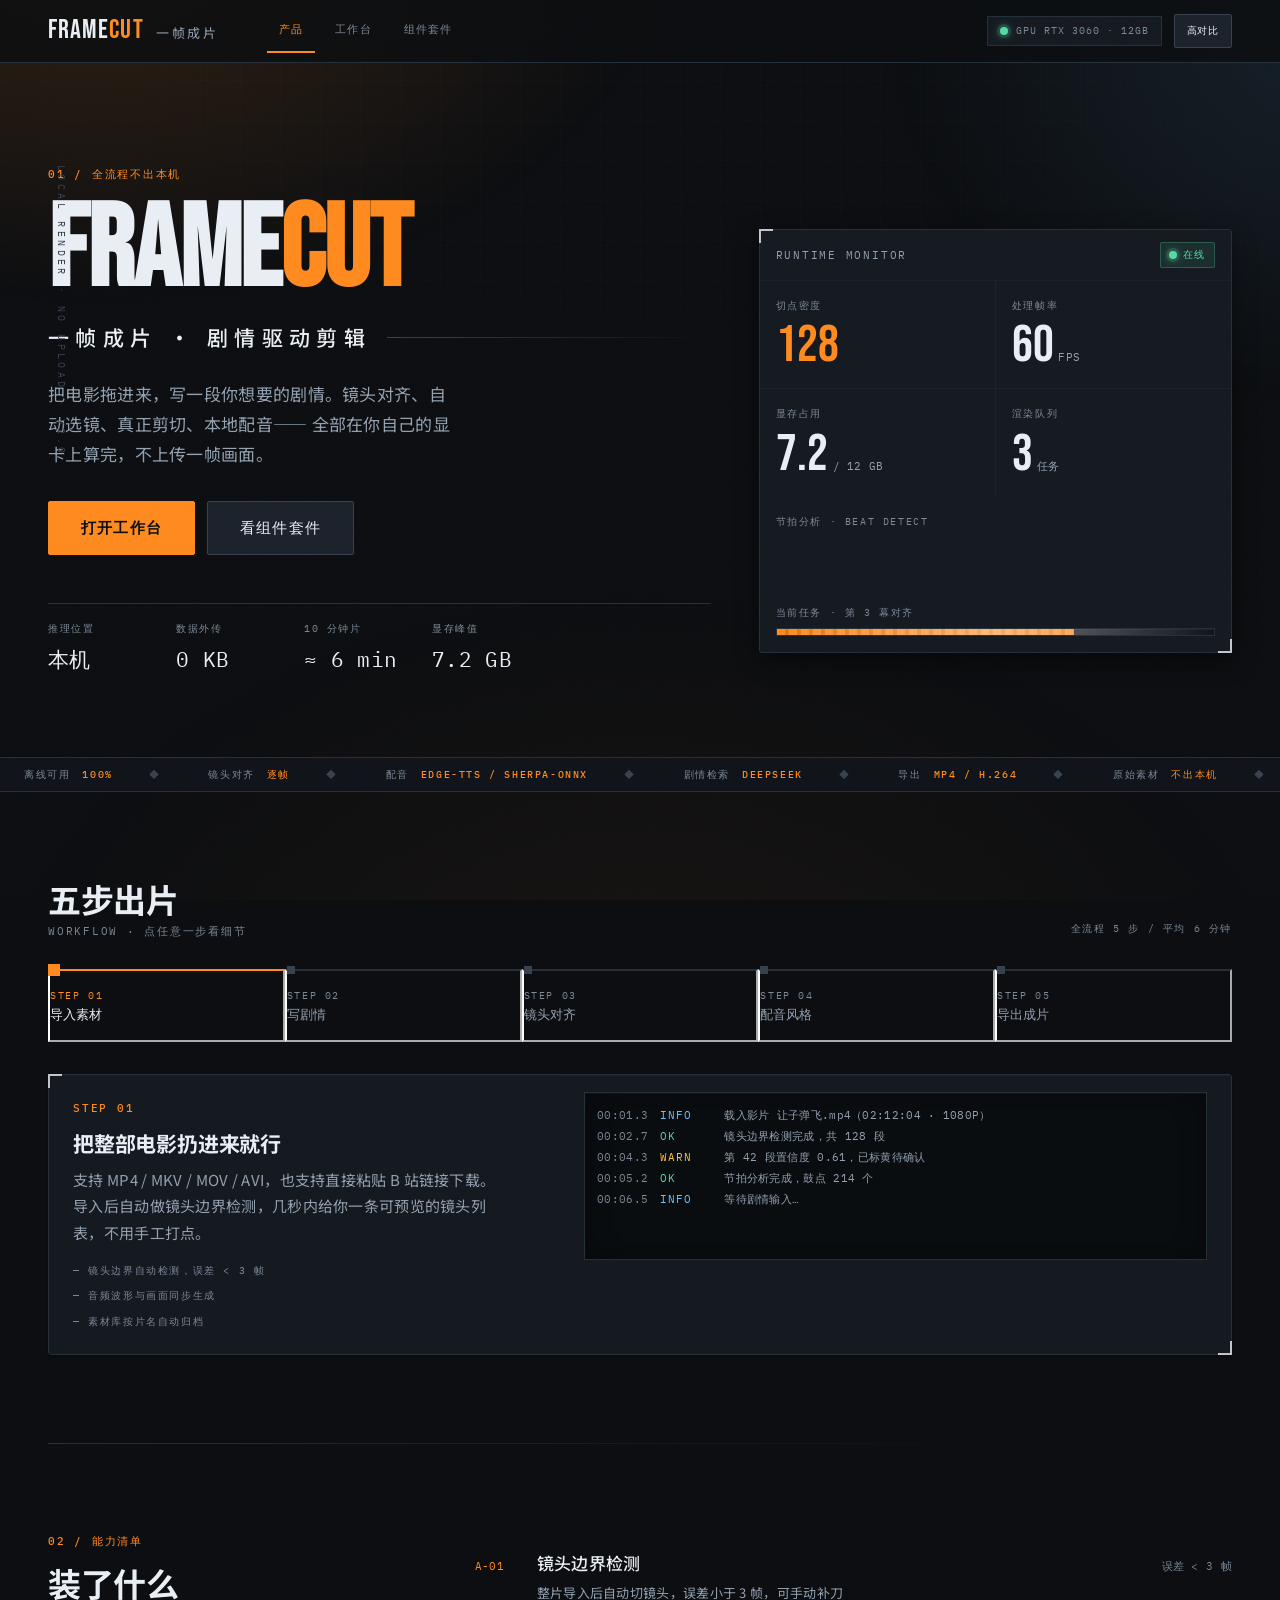
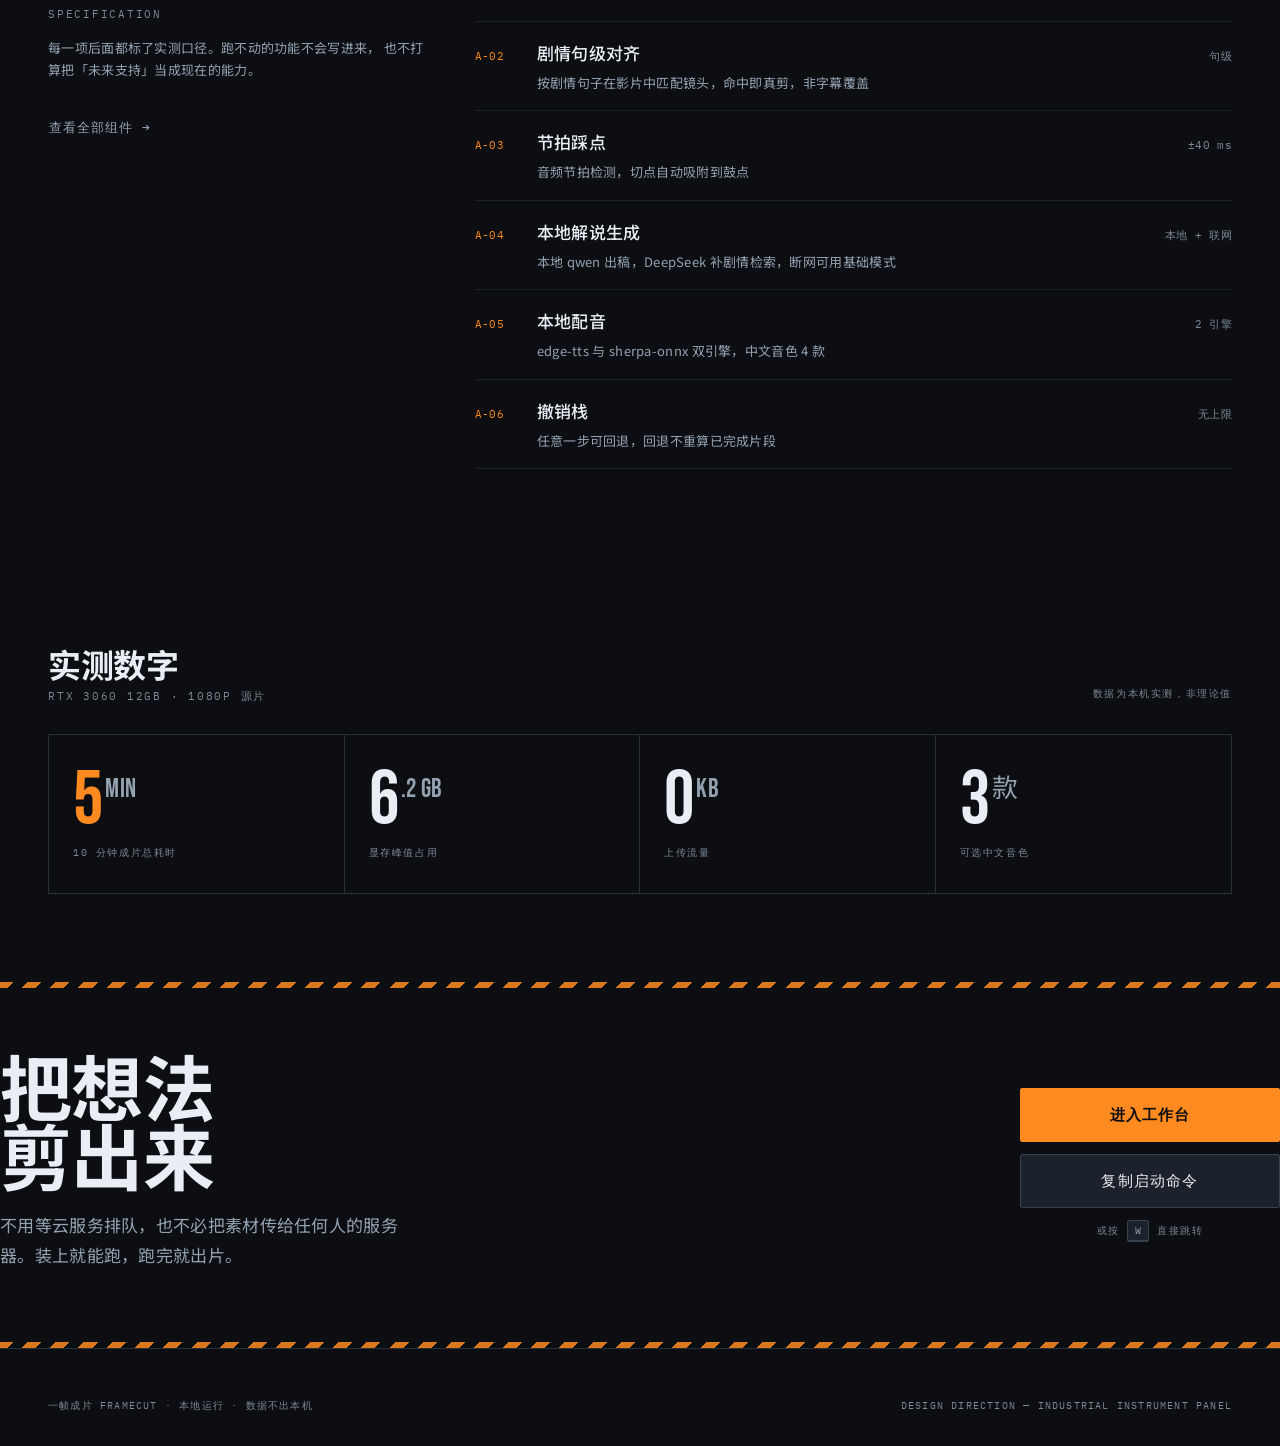
<file: ui-lab/index.html>
<!DOCTYPE html>
<html lang="zh-CN" data-page-node-id="4yy0RvGHPzyzL2CqkxYeFQ">
<head data-page-node-id="A33f5cp1glE5fCTMJxOhhx">
<meta charset="utf-8" data-page-node-id="VxdH8xUFSdRWrmvhHyGDVg">
<meta name="viewport" content="width=device-width, initial-scale=1" data-page-node-id="VQ0yXpbUZnFHll8RkXCiMy">
<title>一帧成片 · FrameCut — 本地 AI 剧情剪辑工作台</title>
<meta name="description" content="FrameCut 一帧成片：把电影拖进来，写一段剧情，本地显卡完成镜头对齐、自动选镜、剪切与配音。" data-page-node-id="LnOASlgR0AGad6Qbu0cKvX">

<!-- 字体：Bebas Neue（展示/仪表数字） + IBM Plex Mono（铭牌/读数） + Noto Sans SC（中文正文）
     三者分工明确：展示字不与正文抢戏，数字全部等宽不跳动 -->
<link rel="preconnect" href="https://fonts.googleapis.com" data-page-node-id="MHKTvcdivGA1mDBcu9B6fF">
<link rel="preconnect" href="https://fonts.gstatic.com" crossorigin data-page-node-id="QguyyFUry5zloDAuBGeRrH">
<link href="https://fonts.googleapis.com/css2?family=Bebas+Neue&family=IBM+Plex+Mono:wght@400;500;600&family=Noto+Sans+SC:wght@400;500;700;900&display=swap" rel="stylesheet" data-page-node-id="GUBrgndupDllO3zx1V4pYh">

<link rel="stylesheet" href="styles/tokens.css" data-page-node-id="RnUjGWxHZTzvNnl1REk3NE">
<link rel="stylesheet" href="styles/base.css" data-page-node-id="7FE2WIPnNF22eX4ca9lAng">
<link rel="stylesheet" href="styles/components.css" data-page-node-id="oQBq0sRL1s1bCclepyEv0O">
<link rel="stylesheet" href="styles/pages.css" data-page-node-id="0OHjPlmczHjav8Z5aXu7yt">
</head>
<body data-page-node-id="sVqf1jgueRX1QZLbL00Smv">
<div class="grain" aria-hidden="true" data-page-node-id="TzcNbykC4vE3qUnNEj8ZFL"></div>
<a class="skip-link" href="#main" data-page-node-id="iNaLU8HEHeoSXYnaxh3jsW">跳到主要内容</a>

<header class="topbar" data-page-node-id="WY1C0GuH4z3legX71FWGmr">
  <div class="shell topbar__in" data-page-node-id="JHqBbmRj2XA0J0r1MY8Vyz">
    <a class="brand" href="index.html" aria-label="一帧成片 FrameCut 首页" data-page-node-id="BxU2oOcqm4SeS0PTV5Y1F1">
      <span class="brand__mark" data-page-node-id="swvgC6rnVxrbFpcm5ygoaQ">FRAME<b data-page-node-id="Zm4dMqJqgHlfoH9rBsEwlB">CUT</b></span>
      <span class="brand__cn" data-page-node-id="CJec0464N15Bv1Lax4EVJL">一帧成片</span>
    </a>

    <nav class="topnav" aria-label="主导航" data-page-node-id="zsIekVu29qrDPP1W8OQ1k0">
      <a href="index.html" aria-current="page" data-page-node-id="4EsrXW9DpVcKCsGerr5La4">产品</a>
      <a href="workbench.html" data-page-node-id="5aTKKTv5RLSFZRPGx51hlc">工作台</a>
      <a href="kit.html" data-page-node-id="aYchb1tlqzEhKLCCB7gF9E">组件套件</a>
    </nav>

    <div class="topbar__right" data-page-node-id="mu3GHQX47QwXgQwe0nf9Fq">
      <div class="statusline" data-page-node-id="9ybHJ5KWA6XGFiSugFjD9E">
        <span class="lamp lamp--ok" aria-hidden="true" data-page-node-id="RGojiQHGZnEsNWlN5PbQ87"></span>
        <span data-page-node-id="eRqjj4SaHBy3qv0w42IjRj">GPU RTX 3060 · 12GB</span>
      </div>
      <button class="btn btn--sm" id="contrastBtn" type="button" aria-pressed="false" data-page-node-id="zz0ucsHy4yXbpm2X97spoo">高对比</button>
    </div>
  </div>
</header>

<main id="main" class="page" data-page-node-id="FL63dABUD8ATJUPyek6hmY">

  <!-- ============ 首屏：7/5 非对称，右栏下压，竖排铭牌破格 ============ -->
  <div class="shell" data-page-node-id="tzAI47TobQoA30l734f4FD">
    <section class="hero" aria-labelledby="heroTitle" data-page-node-id="eDZiGCbDtOKCfWcpD2hfbK">
      <span class="hero__rail" aria-hidden="true" data-page-node-id="WxSalW1u1MdwRlMnr8UbqQ">LOCAL RENDER · NO UPLOAD · v2.0</span>

      <div class="hero__left" data-page-node-id="0gSTOS5rgSXuNn45NIZEeq">
        <p class="eyebrow reveal" data-step="1" data-page-node-id="fqktTA3PkDa3STO0E1Jjra">01 / 全流程不出本机</p>

        <h1 class="hero__title reveal" id="heroTitle" data-step="2" data-page-node-id="sVMwDqzSsKlFDO3vUonyGM">
          FRAME<b class="accent" data-page-node-id="1vAmYNmQ6KljkPh7BFNfED">CUT</b>
        </h1>

        <p class="hero__cn reveal" data-step="3" data-page-node-id="EwQS5MKERXMgp2tfF8jCuM">一帧成片 · 剧情驱动剪辑</p>

        <p class="lede hero__lede reveal" data-step="4" data-page-node-id="ot1oFK2PPArjhuaecjhgMM">
          把电影拖进来，写一段你想要的剧情。镜头对齐、自动选镜、真正剪切、本地配音——
          全部在你自己的显卡上算完，不上传一帧画面。
        </p>

        <div class="hero__actions reveal" data-step="5" data-page-node-id="53BX5qC4acaqroLhYH36X0">
          <a class="btn btn--primary btn--lg" href="workbench.html" data-page-node-id="urSJLcRYkDwrlURyFuZ394">打开工作台</a>
          <a class="btn btn--lg" href="kit.html" data-page-node-id="uLfcVZOHQCDbE82mvFuUBY">看组件套件</a>
        </div>

        <dl class="hero__strip reveal" data-step="6" data-page-node-id="H7rsbeKy3ZGEYCGWQgrloF">
          <div data-page-node-id="1kyG9ajdlBr4EEmc4z38Pg"><dt data-page-node-id="WwV1D23tZQl7ssLhMiJ5PK">推理位置</dt><dd data-page-node-id="XrgIKpx1irDmPdsMZNtN9N">本机</dd></div>
          <div data-page-node-id="Aev5DhUOYU3l5hKeO0LZZN"><dt data-page-node-id="sxqQAjleV9qAlsYlyDBRD8">数据外传</dt><dd data-page-node-id="YDAF7ZTupAlXQuCQyICDQ9">0 KB</dd></div>
          <div data-page-node-id="uORhOTxWvoAGwgzERg96HK"><dt data-page-node-id="eeisPojNTxyH15lcBPHMcI">10 分钟片</dt><dd data-page-node-id="7FuxYOuYzzbx08QHNZ6xff">≈ 6 min</dd></div>
          <div data-page-node-id="7X5kR3qfADhMk8MOiiRBQ5"><dt data-page-node-id="zSdcc1rTXEMu4YBJL5AIRS">显存峰值</dt><dd data-page-node-id="vQuM6ZtABl0RiDqtE60Lkk">7.2 GB</dd></div>
        </dl>
      </div>

      <!-- 右栏：仪表盘，整体下压制造错位，并让标题线压到它上方 -->
      <aside class="hero__panel reveal" data-step="4" aria-label="运行时监控" data-page-node-id="cEDnMrRQWWbQOZ1mNZvzrv">
        <div class="panel panel--bracket panel--raised" data-page-node-id="0XnIwAxBHgOBDpDeSkmDmG">
          <div class="panel__head" data-page-node-id="7m2TdCx8TeBHrIR5dLubDx">
            <span class="panel__title" data-page-node-id="V7FJpSumD4UEjRy3xZCBmW">Runtime Monitor</span>
            <span class="badge badge--ok" data-page-node-id="IsQGEgqIVlKaMf5P2OsBWf"><span class="lamp lamp--ok" aria-hidden="true" data-page-node-id="v66y31MU7rDinmdDvOELTZ"></span>在线</span>
          </div>
          <div class="panel__body panel__body--flush" data-page-node-id="WF42WhCH1gqLkReX1t9OsM">
            <div class="gauge" data-page-node-id="lsMhD8H2MiIb5ZDBbhcsVv">
              <div class="gauge__cell gauge__cell--accent" data-page-node-id="2KbsAXgYU7cEJ9JSDtRTDt">
                <div class="gauge__k" data-page-node-id="ATEtO1Y876BEGyzhi3gCNL">切点密度</div>
                <div class="gauge__v num" data-count="128" data-page-node-id="EBoguJxVZWpw0dxu1bQfkc">0</div>
              </div>
              <div class="gauge__cell" data-page-node-id="708Sz91iK0kKoh8s5z21qk">
                <div class="gauge__k" data-page-node-id="GWlmBGKg7QqFmA8Cr8fiBS">处理帧率</div>
                <div class="gauge__v num" data-count="60" data-page-node-id="0f5SWL1rDNzdHXGVY6z5yb">0<span class="gauge__u" data-page-node-id="ji3z1TSIz2xksOgHDq6unm">FPS</span></div>
              </div>
              <div class="gauge__cell" data-page-node-id="3bIgtjDIrCfWxlKL5g9St6">
                <div class="gauge__k" data-page-node-id="ihyOqffuO87BKVP7FtPHSI">显存占用</div>
                <div class="gauge__v num" data-page-node-id="jKzFXZxr9Ggf1YZMi8YGJh">7.2<span class="gauge__u" data-page-node-id="tobHnqeGgezfeC3Dsl1SY3">/ 12 GB</span></div>
              </div>
              <div class="gauge__cell" data-page-node-id="RsAA9AwFRMJQKSU3H6KAd7">
                <div class="gauge__k" data-page-node-id="Hd9xxxxSDu5LEv6mlDYVvY">渲染队列</div>
                <div class="gauge__v num" data-count="3" data-page-node-id="3INvmJKSHR8TkwSXvzALG4">0<span class="gauge__u" data-page-node-id="UHvOE6mWn2Eo5uYIrAyXBo">任务</span></div>
              </div>
            </div>

            <div style="padding: var(--s-4); display: grid; gap: var(--s-3);" data-page-node-id="X4msyqVIMpvzspj51Art0e">
              <div data-page-node-id="MTbxUe3VZde4UM1IU5C5Op">
                <div class="label" style="margin-bottom: 6px;" data-page-node-id="R5og0zy4u4vb2ZIGFVdVSC">节拍分析 · beat detect</div>
                <div class="wave" aria-hidden="true" data-page-node-id="VNmLXadIQNJ9cubY65A6Ff">
                  <span style="animation-delay:0ms" data-page-node-id="g2U9FaYvgDZ3UFQoZla0Gz"></span><span style="animation-delay:90ms" data-page-node-id="mDJuHUcQtpSUeDoFsi80Dn"></span>
                  <span style="animation-delay:180ms" data-page-node-id="Lct3WzLRxWWa9HxI1DTbJu"></span><span style="animation-delay:270ms" data-page-node-id="RWoX1OWLABR7OqtrNGANd9"></span>
                  <span style="animation-delay:360ms" data-page-node-id="AI4ZCFXdvVZrFPUnkIaAm7"></span><span style="animation-delay:450ms" data-page-node-id="CoAnlON2EWjDA0umNC5tmw"></span>
                  <span style="animation-delay:540ms" data-page-node-id="1V4H1YFuV3wBq4fZDKlGmC"></span><span style="animation-delay:630ms" data-page-node-id="HRzVQ2Vu4ERlB1JEkvLbcz"></span>
                  <span style="animation-delay:720ms" data-page-node-id="TP7Oq7Sm7zCBHgKodiUSuE"></span><span style="animation-delay:810ms" data-page-node-id="FPRJ4v1Q6Wvz3eC3GwxKHW"></span>
                  <span style="animation-delay:900ms" data-page-node-id="CmjfSribdrBSVHcE0Dx7hd"></span><span style="animation-delay:990ms" data-page-node-id="jWH9RcUEB1KT9YJ2xiK6xK"></span>
                </div>
              </div>
              <div data-page-node-id="om8EsIorAeFeFB8AQY7AGN">
                <div class="label" style="margin-bottom: 6px;" data-page-node-id="3U8WUc4HjpyCvF3FrNrhNZ">当前任务 · 第 3 幕对齐</div>
                <div class="progress" data-page-node-id="RFQiy7PdJxaydLMysLRjCS"><div class="progress__bar" style="width: 68%" data-page-node-id="D7uPogZzYHCL4Y1UqlaWAW"></div></div>
              </div>
            </div>
          </div>
        </div>
      </aside>
    </section>
  </div>

  <!-- 状态跑马灯：设备铭牌式信息条，悬停暂停 -->
  <div class="marquee" aria-hidden="true" data-page-node-id="KT9VM2m7D5pR0OgFWTCyyN">
    <div class="marquee__track" data-page-node-id="5YuarKaMa9bhEkcYfAuNDU">
      <span class="marquee__item" data-page-node-id="aclL4RVsMZDNQM9Sbj5324">离线可用 <b data-page-node-id="a3TcxOwKRePDSJRRjR4cvK">100%</b></span>
      <span class="marquee__item" data-page-node-id="U3yCASadSqA8wsgjusOUzP">镜头对齐 <b data-page-node-id="oD9ivyK9cj5EL2bOilDEhL">逐帧</b></span>
      <span class="marquee__item" data-page-node-id="LsnRgZzTTlQs0pVeeSOfFi">配音 <b data-page-node-id="LBDbKrks6ShOG5vBzJpWHV">edge-tts / sherpa-onnx</b></span>
      <span class="marquee__item" data-page-node-id="jXfE5vQmYg4ZPl8mIR7EpC">剧情检索 <b data-page-node-id="DykSxvvUDL9JX9CpQgZLse">DeepSeek</b></span>
      <span class="marquee__item" data-page-node-id="YBQ9mOOu4fi2le7T3H0gRy">导出 <b data-page-node-id="2O2sshFKeqkPH1tp7gRVjK">MP4 / H.264</b></span>
      <span class="marquee__item" data-page-node-id="sVbh0TyNwidMrA59qcHAMl">原始素材 <b data-page-node-id="gDRtxGeZwDIchMw6SgJTkS">不出本机</b></span>
      <span class="marquee__item" data-page-node-id="CWLmpIgDXukgOJ5cjMh4kD">离线可用 <b data-page-node-id="maAudVcRDR0orZRt5PllFU">100%</b></span>
      <span class="marquee__item" data-page-node-id="4GiFdqSd6hBzMQWkHCzS6m">镜头对齐 <b data-page-node-id="QVt860HcF10huehpGuoDjN">逐帧</b></span>
      <span class="marquee__item" data-page-node-id="mJoh4w4jVJrLU2QBH20gdq">配音 <b data-page-node-id="xEyiq0ZsG5F2kkcDMKqCqN">edge-tts / sherpa-onnx</b></span>
      <span class="marquee__item" data-page-node-id="qELxFP13xYuU2UEvNnwG0c">剧情检索 <b data-page-node-id="pWi0diIPdfG9ZwsYV13ry6">DeepSeek</b></span>
      <span class="marquee__item" data-page-node-id="f6anPLnnNnylqHCxEZOEg9">导出 <b data-page-node-id="YmuLJEfilOp3KIq1pKQXzu">MP4 / H.264</b></span>
      <span class="marquee__item" data-page-node-id="8PRKnBNN7yfuiNNcDPTkez">原始素材 <b data-page-node-id="kG7QfEuaF5AdhCKuqJ460O">不出本机</b></span>
    </div>
  </div>

  <!-- ============ 流程：一条带刻度的导轨 ============ -->
  <div class="shell" data-page-node-id="kFnlQxpprKuqNbmKsuMYeF">
    <section class="section" aria-labelledby="flowTitle" data-page-node-id="r1SS0fRLxwgDAGD3RLaCSc">
      <div class="section__head reveal" data-page-node-id="aH4NGNJvWkvz87RFCjLIEx">
        <h2 class="section__title" id="flowTitle" data-page-node-id="ya5y342Lh2BexRE4zc9AkC">
          五步出片
          <small data-page-node-id="1v7Chvku5iX6C3lDACWmSg">WORKFLOW · 点任意一步看细节</small>
        </h2>
        <p class="label" data-page-node-id="EOXSBztbZ6cSXLWGLqH3Vj">全流程 5 步 / 平均 6 分钟</p>
      </div>

      <div class="stepper" role="tablist" aria-label="剪辑流程" data-page-node-id="cV5AdgvVjVCkKnULZbAN22">
        <button class="step" role="tab" id="tab-1" aria-controls="panel-1" aria-selected="true" aria-current="step" data-flow="1" data-page-node-id="rj8MVKhAdkQfy45B9SdrDu">
          <span class="step__n" data-page-node-id="onPE2I9yEYFXelxHAoPYoF">STEP 01</span><span class="step__t" data-page-node-id="S8cFpZX1kMJm9N5g7jE456">导入素材</span>
        </button>
        <button class="step" role="tab" id="tab-2" aria-controls="panel-2" aria-selected="false" data-flow="2" data-page-node-id="mrUWKURA9ZUxWWEXHDDJoD">
          <span class="step__n" data-page-node-id="URmTDBXZBSBXu77oWgbSA3">STEP 02</span><span class="step__t" data-page-node-id="F7vzfflUd2IKKDRFYXmbMi">写剧情</span>
        </button>
        <button class="step" role="tab" id="tab-3" aria-controls="panel-3" aria-selected="false" data-flow="3" data-page-node-id="btxbgjeBnCTnyatPrxSFU5">
          <span class="step__n" data-page-node-id="nRnFrGLDN6YnHoGDBLZJdm">STEP 03</span><span class="step__t" data-page-node-id="p8Zqb4O5iE9YKeZ532Afrz">镜头对齐</span>
        </button>
        <button class="step" role="tab" id="tab-4" aria-controls="panel-4" aria-selected="false" data-flow="4" data-page-node-id="wngmaGV4JFZQNe2QDr10QM">
          <span class="step__n" data-page-node-id="KyHAcFkACZoLtqRU3as5Qo">STEP 04</span><span class="step__t" data-page-node-id="ypWYO0bAd8ENU13swUBLnn">配音风格</span>
        </button>
        <button class="step" role="tab" id="tab-5" aria-controls="panel-5" aria-selected="false" data-flow="5" data-page-node-id="xFNAuVnFeDBpbU25e98wem">
          <span class="step__n" data-page-node-id="IlWK7Ujm5NLD3GbwnN8pXB">STEP 05</span><span class="step__t" data-page-node-id="rCpZCqd5S9nx1HyMlCJEBJ">导出成片</span>
        </button>
      </div>

      <div class="flow reveal" data-page-node-id="86OdlOpqG6B0i6FTjfoit3">
        <div class="flow__detail panel panel--bracket" data-page-node-id="GOJN40xrl5dXedFotaq5Rq">
          <div class="panel__body" style="padding: var(--s-5);" data-page-node-id="kLZEpvPXiBaZjC2ALkizYD">
            <!-- 每个面板内容由 main.js 切换，此处为默认可见的第 1 步 -->
            <div class="flow-pane" id="panel-1" role="tabpanel" aria-labelledby="tab-1" tabindex="0" data-page-node-id="twiVtyQDWLtVCnedFXLbKD">
              <p class="eyebrow" data-page-node-id="73AN6RhVFdGCEIUMs6Gy92">STEP 01</p>
              <h3 style="margin: var(--s-3) 0;" data-page-node-id="ZaaGLM9lwfPjRyYPPYYhgF">把整部电影扔进来就行</h3>
              <p style="color: var(--c-muted);" data-page-node-id="vbGifwHI9hGVpOst26onDh">
                支持 MP4 / MKV / MOV / AVI，也支持直接粘贴 B 站链接下载。
                导入后自动做镜头边界检测，几秒内给你一条可预览的镜头列表，不用手工打点。
              </p>
              <ul style="margin-top: var(--s-4); display: grid; gap: var(--s-2);" data-page-node-id="rpALnJxsUW6EzMUqL0rYg4">
                <li class="label" data-page-node-id="mfUddwvd0GFIGmxDNNtVsY">— 镜头边界自动检测，误差 &lt; 3 帧</li>
                <li class="label" data-page-node-id="2QWgwvQNlFhBLJgikF6qYK">— 音频波形与画面同步生成</li>
                <li class="label" data-page-node-id="GQEIFGiAGoPjvCmxtLRUNA">— 素材库按片名自动归档</li>
              </ul>
            </div>

            <div class="flow-pane" id="panel-2" role="tabpanel" aria-labelledby="tab-2" tabindex="0" hidden data-page-node-id="cP1UyT2u7EZDQpWGjYyR6D">
              <p class="eyebrow" data-page-node-id="pv0q3dYjrZFC0LtbhgSOxp">STEP 02</p>
              <h3 style="margin: var(--s-3) 0;" data-page-node-id="jEEIEHvNlvfPSs8VvoBbhF">写你要讲的故事，不是写提示词</h3>
              <p style="color: var(--c-muted);" data-page-node-id="jim9zKWKNbjhukEg29IHkA">
                用大白话描述剧情走向即可。想不起来剧情时，点输入框旁的「查剧情」，
                由 DeepSeek 拉一份分幕摘要，你只管改。
              </p>
              <ul style="margin-top: var(--s-4); display: grid; gap: var(--s-2);" data-page-node-id="51hKUxu9iTUBEj94z8UH93">
                <li class="label" data-page-node-id="cRVba5CQCkaeb36aIO8rfl">— 一键拉剧情摘要，直接回填输入框</li>
                <li class="label" data-page-node-id="zEn2A6TwIWgIGMM9bCBJro">— 支持分幕 / 分镜两种粒度</li>
                <li class="label" data-page-node-id="273zgQnGcT0ByUhrC49iV9">— 常用风格可存为预设，下次一键复用</li>
              </ul>
            </div>

            <div class="flow-pane" id="panel-3" role="tabpanel" aria-labelledby="tab-3" tabindex="0" hidden data-page-node-id="MX5yjL1qOiHeFV2Gb7kviw">
              <p class="eyebrow" data-page-node-id="BuYWqEXFX942wcEFQO1xxv">STEP 03</p>
              <h3 style="margin: var(--s-3) 0;" data-page-node-id="d3lJFOfHxDIWMfdi3VdOxA">剧情和画面对上，才叫剪辑</h3>
              <p style="color: var(--c-muted);" data-page-node-id="716islC86jc0WzHdWiJTG7">
                按剧情句子去影片里找真正匹配的镜头，命中后是真的裁掉多余部分，
                不是只在上面盖一层字幕。没把握的地方会标黄，让你自己拍板。
              </p>
              <ul style="margin-top: var(--s-4); display: grid; gap: var(--s-2);" data-page-node-id="Sv8LzCUFMi0AiVJ3h3a9GF">
                <li class="label" data-page-node-id="sRhgrT2165Q0YmO4Nej2zu">— 句级对齐，可逐句微调入出点</li>
                <li class="label" data-page-node-id="7K0cxF6Z7MR7wXKxDQyGys">— 低置信度片段自动标黄待确认</li>
                <li class="label" data-page-node-id="9nKsl7dNL7Ut8yC4YZXoRk">— 撤销栈可回退到任意一步</li>
              </ul>
            </div>

            <div class="flow-pane" id="panel-4" role="tabpanel" aria-labelledby="tab-4" tabindex="0" hidden data-page-node-id="2Pd0nHQYCKMZ57pCGhCBUE">
              <p class="eyebrow" data-page-node-id="H0eKj0482FW3RzyV68KXRE">STEP 04</p>
              <h3 style="margin: var(--s-3) 0;" data-page-node-id="l6oLmGYam3MTxuDqsnd4a8">本地配音，两条线路随你切</h3>
              <p style="color: var(--c-muted);" data-page-node-id="Svj6domE1TMgkYpZnOlSXC">
                edge-tts 出手快，sherpa-onnx 断网也能跑，两条都在本机。
                音色、语速、情绪强度拖滑块调，一遍不满意就再生成一遍。
              </p>
              <ul style="margin-top: var(--s-4); display: grid; gap: var(--s-2);" data-page-node-id="cA5OW1QeZhhNsI0LmxcMx6">
                <li class="label" data-page-node-id="Od907SEqO81WFzm3wvxnRg">— 中文音色：晓晓 / 云希 / 云扬 / 华研女声</li>
                <li class="label" data-page-node-id="m0NgCJR3z0GAHEPkdBrrT1">— 语速 0.6× – 2.0×，情绪强度 5 档</li>
                <li class="label" data-page-node-id="drgU3YDSeL5C9VSS8CA3Ci">— 失败自动重试并写进日志</li>
              </ul>
            </div>

            <div class="flow-pane" id="panel-5" role="tabpanel" aria-labelledby="tab-5" tabindex="0" hidden data-page-node-id="X35BcCzSkjmqpA8xCb54Y9">
              <p class="eyebrow" data-page-node-id="6Ks4qBjrEN800JI3wR5Jyy">STEP 05</p>
              <h3 style="margin: var(--s-3) 0;" data-page-node-id="lKtnVSeHXqMHftI3wAoGKy">字幕烧不烧，你说了算</h3>
              <p style="color: var(--c-muted);" data-page-node-id="bJjUfeuHmRoZVkCoI6mp0R">
                硬字幕烧进画面，或另存一份 SRT 自己压。分辨率、码率、帧率逐个可调，
                导出队列能排着走，出完自动弹提醒。
              </p>
              <ul style="margin-top: var(--s-4); display: grid; gap: var(--s-2);" data-page-node-id="DPHMVviHGktxbWMe5CzpKf">
                <li class="label" data-page-node-id="ocIlflpT7hR1U8Fie6NVK3">— 720P / 1080P / 2K / 4K</li>
                <li class="label" data-page-node-id="BDw2uE8l5DFqDEA7zNHFKZ">— 独立 SRT 轨道导出</li>
                <li class="label" data-page-node-id="vCz85Fkye9iJL4u4G7bmDw">— 队列串行渲染，不抢显存</li>
              </ul>
            </div>
          </div>

          <div class="panel__body panel__body--flush" style="border-top: var(--hair) solid var(--c-border-soft); padding: var(--s-4) var(--s-5);" data-page-node-id="pDtQnZRXqfKCdcOhkK2XEY">
            <div class="console" id="flowConsole" aria-live="polite" aria-label="流程日志" data-page-node-id="Q2Gdm2DabIr559akLTknjm"></div>
          </div>
        </div>
      </div>
    </section>

    <hr class="rule" data-page-node-id="l7z901wIRR2CQqwfybPQQg">

    <!-- ============ 能力：铭牌式规格表，不是三张卡 ============ -->
    <section class="section specs" aria-labelledby="specTitle" data-page-node-id="GyFvDweFxTsG73x5Tjmg3k">
      <div class="specs__note reveal" data-page-node-id="EF2cUHEXkFGRSDGZyTV93q">
        <p class="eyebrow" data-page-node-id="HaiNPVp7wDkbr867N4tFAd">02 / 能力清单</p>
        <h2 class="section__title" id="specTitle" style="margin-top: var(--s-3);" data-page-node-id="WItB50r7sR97KCmizSAfJ4">
          装了什么
          <small data-page-node-id="MCctbRjIU1iQAM3Q7OscKy">SPECIFICATION</small>
        </h2>
        <p style="color: var(--c-muted); margin-top: var(--s-4); font-size: var(--fs-sm);" data-page-node-id="9wL9zHuELfTD7KEk22Meua">
          每一项后面都标了实测口径。跑不动的功能不会写进来，
          也不打算把「未来支持」当成现在的能力。
        </p>
        <a class="btn btn--ghost" href="kit.html" style="margin-top: var(--s-5); padding-left: 0;" data-page-node-id="bSJMqz01qWYNyxICar3bh6">查看全部组件 →</a>
      </div>

      <div class="specs__list reveal" data-step="2" data-page-node-id="HHlTnA88dm1esU5TLybAxh">
        <div class="specs__row" data-page-node-id="P8lIfsGujMnMHaR55Po1gn">
          <span class="n" data-page-node-id="vQxvM4k0rH8OWyu1hG7znq">A-01</span>
          <div data-page-node-id="nFlen4GtQH42af3kscB9xR"><div class="t" data-page-node-id="1Jt6EffNEWFELcqV8WZyF7">镜头边界检测</div><div class="d" data-page-node-id="dEODUGYBht5Dseg5l7C6gB">整片导入后自动切镜头，误差小于 3 帧，可手动补刀</div></div>
          <span class="v" data-page-node-id="4iUEK5Sg1IFcVnUOUoGS8J">误差 &lt; 3 帧</span>
        </div>
        <div class="specs__row" data-page-node-id="0z4rqo2r08NJOkQqY286IS">
          <span class="n" data-page-node-id="6RQV8lr6UK5jFUdFREeoFT">A-02</span>
          <div data-page-node-id="QcjGqCH64BaoZnMyrKHwxn"><div class="t" data-page-node-id="WmDzs1hHHD5Pt2RmWfBfO6">剧情句级对齐</div><div class="d" data-page-node-id="2ybejwWtalJm53FQTfGT4B">按剧情句子在影片中匹配镜头，命中即真剪，非字幕覆盖</div></div>
          <span class="v" data-page-node-id="8HhGznXwXRea8wXSdBNZX4">句级</span>
        </div>
        <div class="specs__row" data-page-node-id="8objtrBcNurOizYFNIAjOd">
          <span class="n" data-page-node-id="GyKH2HvdZgR0qRtUGgqzCl">A-03</span>
          <div data-page-node-id="4VyWXmuV1AmGZEnJnuxkzE"><div class="t" data-page-node-id="kl3pMp9dkBiZLlxeKa869W">节拍踩点</div><div class="d" data-page-node-id="OiFyHbU0yEjSAX14KPq7bc">音频节拍检测，切点自动吸附到鼓点</div></div>
          <span class="v" data-page-node-id="XxXKhpl6MErM4yl7vtE9o1">±40 ms</span>
        </div>
        <div class="specs__row" data-page-node-id="PB5eXdrfDuf8DZw6S9uOmJ">
          <span class="n" data-page-node-id="SnrXV0fD0gTvN2w499TMhR">A-04</span>
          <div data-page-node-id="vChSJG42cgrCP5mQnxJjck"><div class="t" data-page-node-id="4y2Jh8sAiSAt7Pe89U7Sep">本地解说生成</div><div class="d" data-page-node-id="tPyVNzVNbwA59h0bP6W2jC">本地 qwen 出稿，DeepSeek 补剧情检索，断网可用基础模式</div></div>
          <span class="v" data-page-node-id="tOqfsD6kRnXotWM9tnsJIE">本地 + 联网</span>
        </div>
        <div class="specs__row" data-page-node-id="ESzrFivZiBn1g3nTMVlgzM">
          <span class="n" data-page-node-id="y2Wt5M3Ua11ynTOZf0HCei">A-05</span>
          <div data-page-node-id="bf3KRdWj7NyNB0rqtALRgF"><div class="t" data-page-node-id="CMXv2YSjdcC3zYi62LNC8r">本地配音</div><div class="d" data-page-node-id="dqo7FXWCqoSTzuG6pmbNLW">edge-tts 与 sherpa-onnx 双引擎，中文音色 4 款</div></div>
          <span class="v" data-page-node-id="5gbZ9TNEVqPOgJIG3rsWwp">2 引擎</span>
        </div>
        <div class="specs__row" data-page-node-id="3qZh50wTTd6Sur0YUu6xFs">
          <span class="n" data-page-node-id="EVoeBm9IzEFpG39hyuwQVS">A-06</span>
          <div data-page-node-id="N9oCPzY2ddCQKiuganXArv"><div class="t" data-page-node-id="QAjfjBZf8OF0wyK078KFAA">撤销栈</div><div class="d" data-page-node-id="TUHYIU2rrZa5bkuAHeTKOF">任意一步可回退，回退不重算已完成片段</div></div>
          <span class="v" data-page-node-id="ZIRi1xnEB5t3FXBdMvhwz1">无上限</span>
        </div>
      </div>
    </section>
  </div>

  <!-- ============ 实测读数：数字压住分隔线 ============ -->
  <div class="shell" data-page-node-id="RsrdvxkPbDEkpHnXgXTUl4">
    <section class="section" aria-labelledby="numTitle" data-page-node-id="W0DYvYtShUPFBklolIaZID">
      <div class="section__head reveal" data-page-node-id="81mklG51vcJTSYuZYNmj6S">
        <h2 class="section__title" id="numTitle" data-page-node-id="3sKJWCiAevmpq6ey8NgRpA">
          实测数字
          <small data-page-node-id="9DxVQTCMAkvrFsRX3c8JNf">RTX 3060 12GB · 1080P 源片</small>
        </h2>
        <p class="label" data-page-node-id="8rS9MQE3oaLQ6HqPlTAZoR">数据为本机实测，非理论值</p>
      </div>
      <div class="metrics reveal" data-step="2" data-page-node-id="FTlSkCoPAmsS7UZQqWD0am">
        <div class="metric metric--hot" data-page-node-id="igrtJkYkQBzD6es3eJibAO">
          <div class="metric__v num" data-count="6" data-page-node-id="BomhDpTUrUQuXephvuMP95">0<sup data-page-node-id="SOETeoLL8Wz4Pc4BoKDpvi">min</sup></div>
          <div class="metric__k" data-page-node-id="8Wf1HRDXHmz2WN5EM0uHtl">10 分钟成片总耗时</div>
        </div>
        <div class="metric" data-page-node-id="ZrSw9O9R65OdIjXfkCFuDS">
          <div class="metric__v num" data-count="7" data-page-node-id="rBwpRTGG9U3YubExnY4bfw">0<sup data-page-node-id="7ed1xynpfAW1LfvHkEq8Eh">.2 GB</sup></div>
          <div class="metric__k" data-page-node-id="wJPNepBbDM6X6LZefO93Ey">显存峰值占用</div>
        </div>
        <div class="metric" data-page-node-id="0dQT02Azy5tmUlCh2w75wk">
          <div class="metric__v num" data-count="0" data-page-node-id="3211s8eDqI7TmbIa3lkTL5">0<sup data-page-node-id="UnQpfCkdECOSa4YiTqEO21">KB</sup></div>
          <div class="metric__k" data-page-node-id="kBcDiqZ2Ugc2Nym5gZVc3A">上传流量</div>
        </div>
        <div class="metric" data-page-node-id="ByWBMMzyx36IS9trTopETj">
          <div class="metric__v num" data-count="4" data-page-node-id="C3R02r0I1U5lCW9eusmaaq">0<sup data-page-node-id="AUthN29Kyz66obYWUbakMf">款</sup></div>
          <div class="metric__k" data-page-node-id="lslk5bxXjN4fBfgLjVDF5g">可选中文音色</div>
        </div>
      </div>
    </section>
  </div>

  <!-- ============ CTA：危险条纹包夹 ============ -->
  <section class="section cta" aria-labelledby="ctaTitle" style="padding-block: 0;" data-page-node-id="RojcN4lrLw5EdsngEbM8d2">
    <div class="hazard" aria-hidden="true" data-page-node-id="N8ko5AuvNOuYuLYKu6Z7V9"></div>
    <div class="cta__in shell" style="padding-inline: 0;" data-page-node-id="KLNQ3AyHeBOWrRnD1E8E5x">
      <div data-page-node-id="OiECKRdNBF00zFWxMMrAtg">
        <h2 class="cta__t" id="ctaTitle" data-page-node-id="KyHRi4hFeTigmlEAQ7AMiB">把想法<br data-page-node-id="jkpowWhQreruDS3n6Dn1VD">剪出来</h2>
        <p class="cta__s" data-page-node-id="3UWV4q5nRW1OHkCNJjQFNU">
          不用等云服务排队，也不必把素材传给任何人的服务器。装上就能跑，跑完就出片。
        </p>
      </div>
      <div style="display: grid; gap: var(--s-3); min-width: 260px;" data-page-node-id="BAlEZzX4Y2N65C0lvfPUFG">
        <a class="btn btn--primary btn--lg" href="workbench.html" data-page-node-id="wcJH690gVY6vNjx9fyQghW">进入工作台</a>
        <button class="btn btn--lg" type="button" data-copy="python webui_server.py" data-page-node-id="3OCCMIQA6xWZE41uuI6aDY">复制启动命令</button>
        <p class="label" style="text-align: center;" data-page-node-id="Z3MNsLzq2ShWSHPoj8CsCj">或按 <kbd data-page-node-id="TQLuPetaLETqAv9mI1DmoJ">W</kbd> 直接跳转</p>
      </div>
    </div>
    <div class="hazard" aria-hidden="true" data-page-node-id="SYLy0YFE9WTPg4x7LDzm23"></div>
  </section>
</main>

<footer class="footer page" data-page-node-id="9ElMcxawDLol6t4lBBPcop">
  <div class="shell footer__in" data-page-node-id="yWMOAn74BqAj2D4YCFnf0z">
    <span class="footer__c" data-page-node-id="X7XN8t3IDBDrK4QYrJ5mUo">一帧成片 FrameCut · 本地运行 · 数据不出本机</span>
    <span class="footer__c" data-page-node-id="cNjFbvMXlpNIYRExRnegxX">DESIGN DIRECTION — INDUSTRIAL INSTRUMENT PANEL</span>
  </div>
</footer>

<div class="toasts" id="toasts" aria-live="polite" aria-atomic="false" data-page-node-id="Gjijg0jCWuuoSdj8on1mrA"></div>

<script src="scripts/main.js"></script>
</body>
</html>
</file>
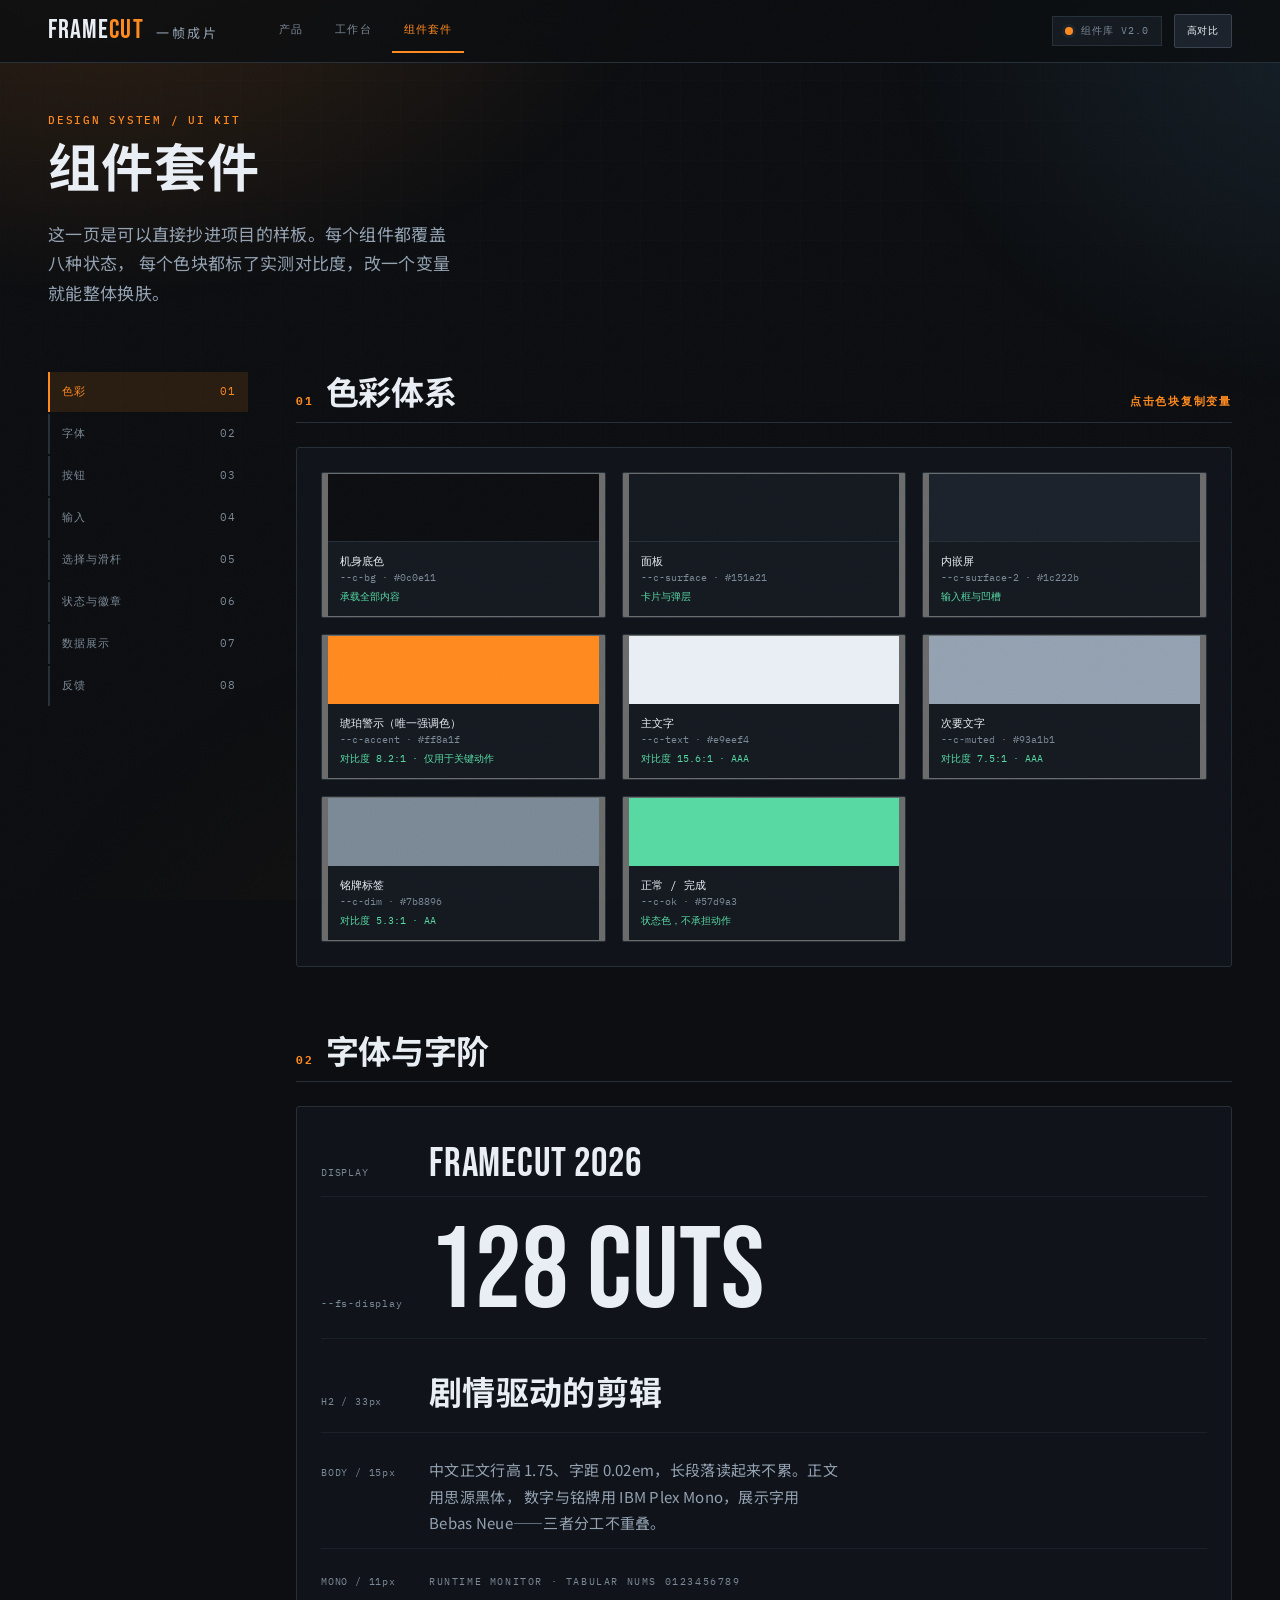
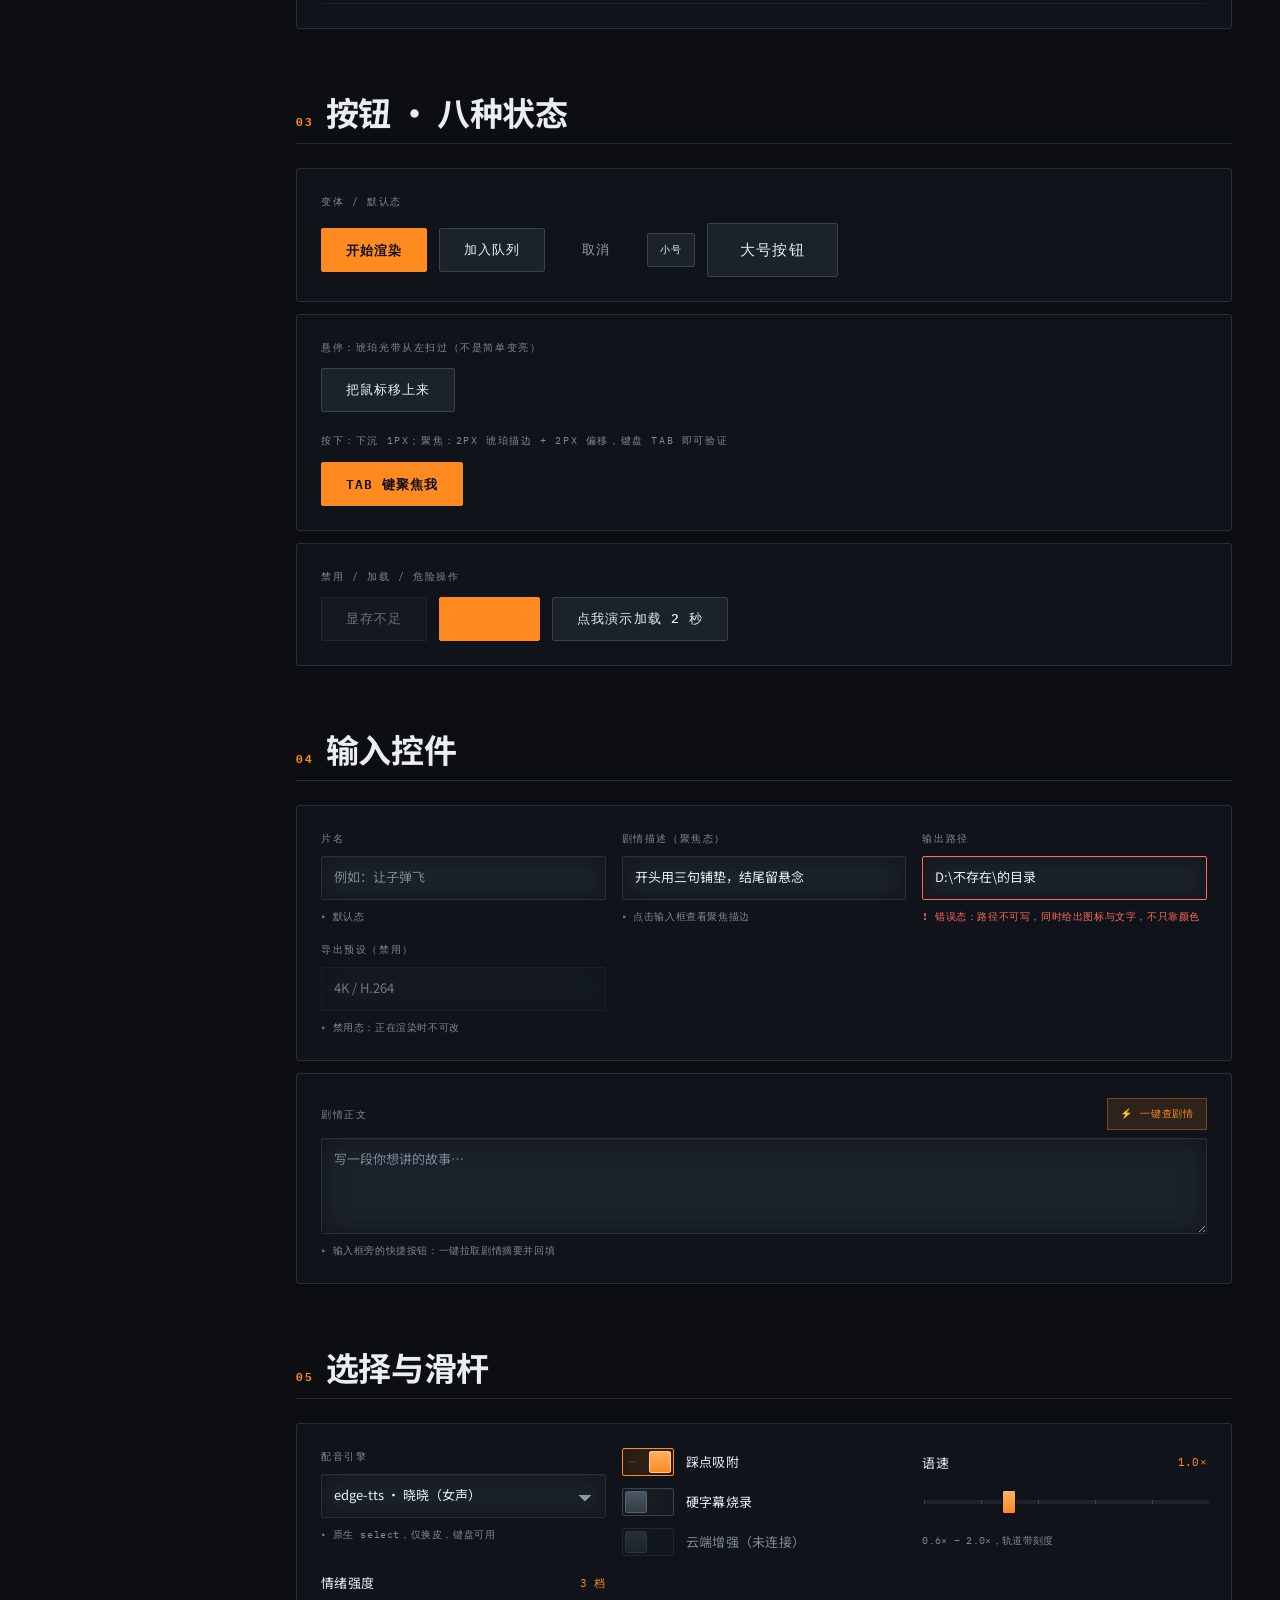
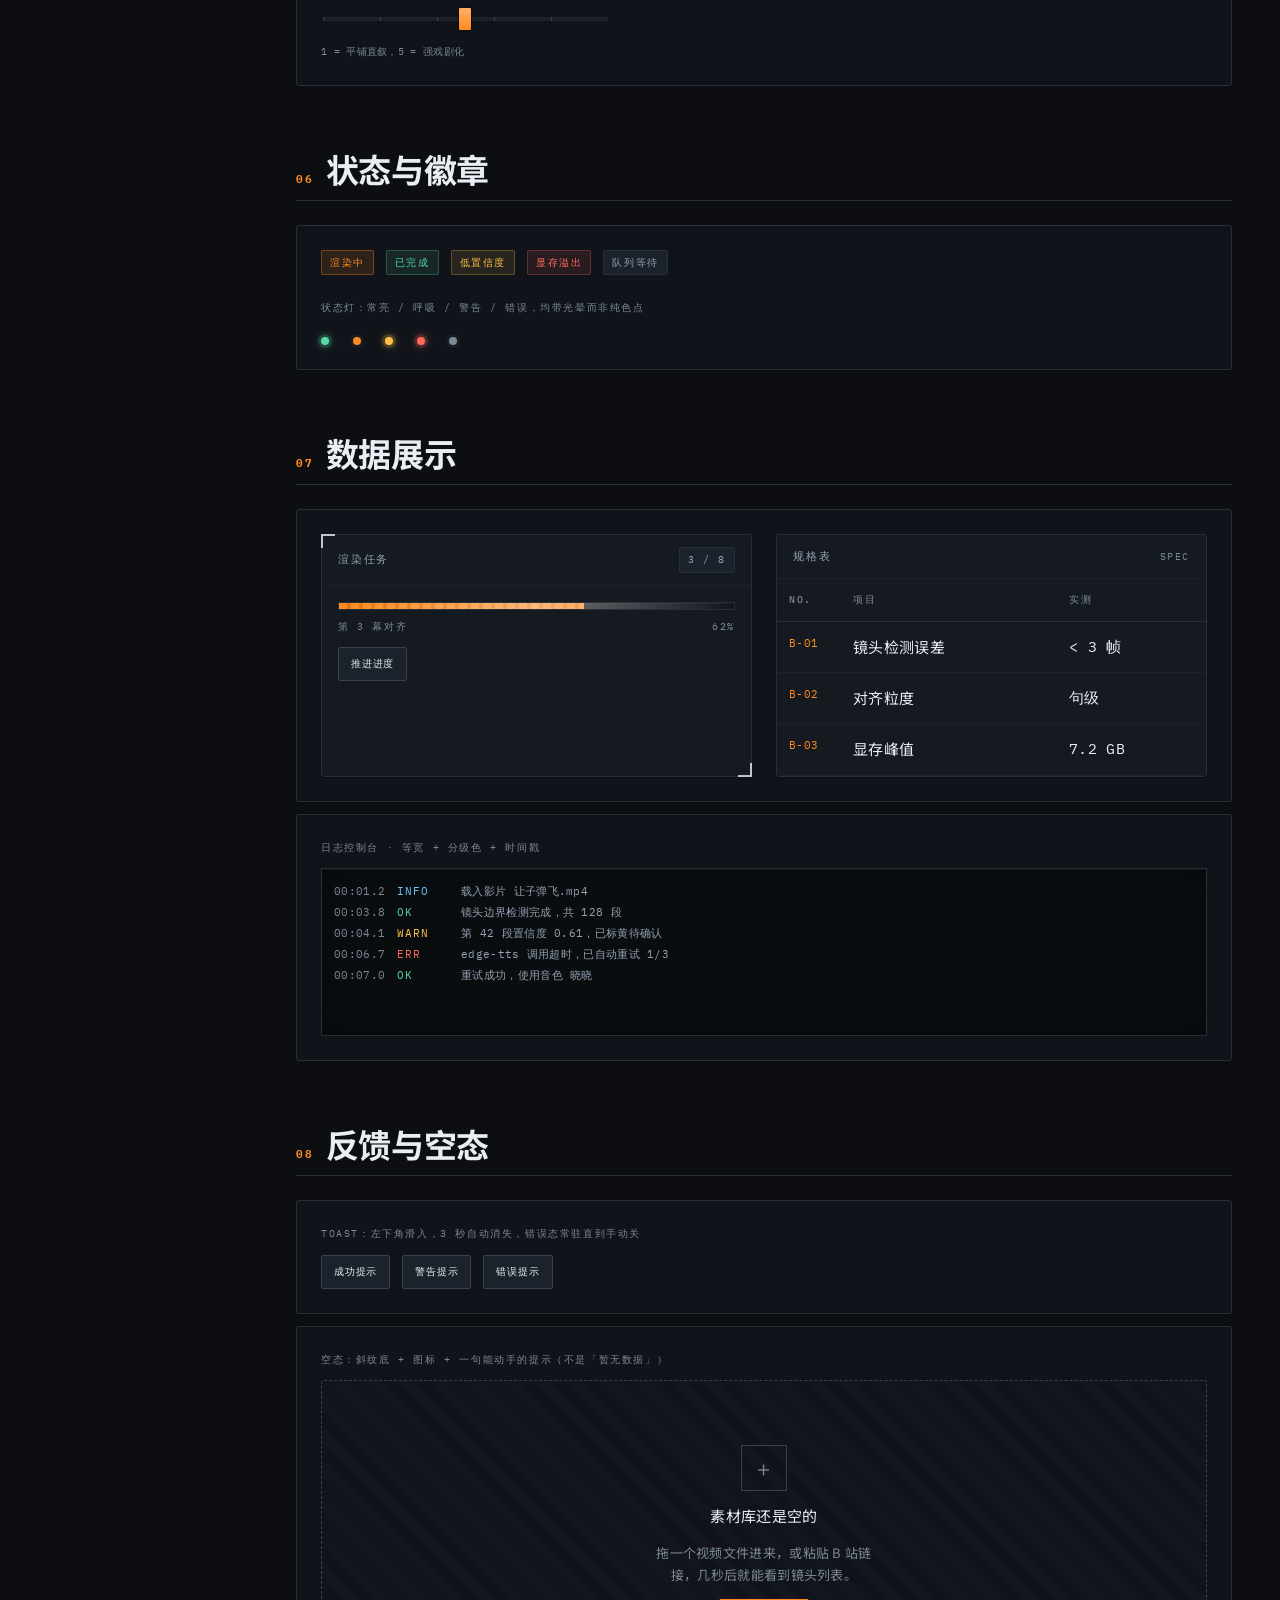
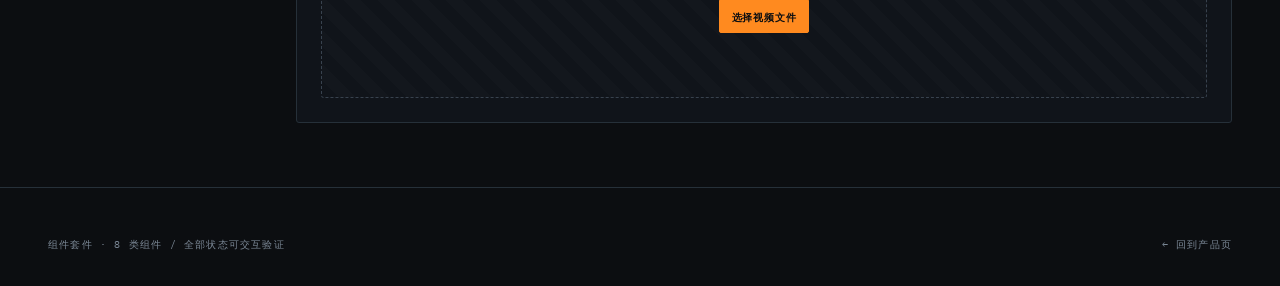
<file: ui-lab/kit.html>
<!DOCTYPE html>
<html lang="zh-CN" data-page-node-id="P3x4x480we0rB5GEYgdjNH">
<head data-page-node-id="3un6dajPrsYAOm2ZAiiAnX">
<meta charset="utf-8" data-page-node-id="HkPaYbjn1Z8LsLPIyU58yN">
<meta name="viewport" content="width=device-width, initial-scale=1" data-page-node-id="k3BNzSHO1We4LLCjCyQJTF">
<title>组件套件 · 一帧成片 FrameCut 设计系统</title>
<link rel="preconnect" href="https://fonts.googleapis.com" data-page-node-id="BuUXmQ4pC85b7IrYVz2k8H">
<link rel="preconnect" href="https://fonts.gstatic.com" crossorigin data-page-node-id="u1yigsdnQ3g28REw5pLoIR">
<link href="https://fonts.googleapis.com/css2?family=Bebas+Neue&family=IBM+Plex+Mono:wght@400;500;600&family=Noto+Sans+SC:wght@400;500;700;900&display=swap" rel="stylesheet" data-page-node-id="5wFqFZWtGTjoWl3uHv3SFv">
<link rel="stylesheet" href="styles/tokens.css" data-page-node-id="HWAgOpisLJ4Diff15mkLTJ">
<link rel="stylesheet" href="styles/base.css" data-page-node-id="TkAAGMG5PiTHlg6s4iYOu6">
<link rel="stylesheet" href="styles/components.css" data-page-node-id="qPcSjKD6tW0NPk36KxDdmL">
<link rel="stylesheet" href="styles/pages.css" data-page-node-id="NqiV4VWQ2bJIqhwm60xLZ1">
</head>
<body data-page-node-id="tpMZqFTw2RhZgtsQGCuYNp">
<div class="grain" aria-hidden="true" data-page-node-id="FxXkCOL8KVl8S7NHO23A2A"></div>
<a class="skip-link" href="#main" data-page-node-id="vsbbfEbW7FmYdhmJmvfZkI">跳到主要内容</a>

<header class="topbar" data-page-node-id="awtWMSJpJfvOpDkaAo6yZt">
  <div class="shell topbar__in" data-page-node-id="fPmByd2aY1DfEbYFQhI5Uc">
    <a class="brand" href="index.html" data-page-node-id="BNVTcOrBrIcTHLC3yPBI5Z">
      <span class="brand__mark" data-page-node-id="VVZlOv3N4HvmVkUgDRiHnu">FRAME<b data-page-node-id="co9fZIjD8mfVeFW6eWO0SF">CUT</b></span>
      <span class="brand__cn" data-page-node-id="49Ok2EJEKWPfaR5pfC77pf">一帧成片</span>
    </a>
    <nav class="topnav" aria-label="主导航" data-page-node-id="r5puTmmfSf7HWYS2Et5xVK">
      <a href="index.html" data-page-node-id="VRGP9tv3yaxp6t3CU8J0r2">产品</a>
      <a href="workbench.html" data-page-node-id="Phz4lVuDSS2lpI2kWFZIF4">工作台</a>
      <a href="kit.html" aria-current="page" data-page-node-id="7fRHUTP6KAifzcebGXIOEi">组件套件</a>
    </nav>
    <div class="topbar__right" data-page-node-id="MuiTOhN1WgXS89QnvsqYxT">
      <div class="statusline" data-page-node-id="nuwOlFuGV6pPzNSUgFZ3zR"><span class="lamp lamp--live" aria-hidden="true" data-page-node-id="4Gk9Vlhq0yNOvhoGvKEelm"></span><span data-page-node-id="ctTXWkThUdoHL0wPbRdhWf">组件库 v2.0</span></div>
      <button class="btn btn--sm" id="contrastBtn" type="button" aria-pressed="false" data-page-node-id="18Pe1WyH7g1SDiFH0ejymz">高对比</button>
    </div>
  </div>
</header>

<main id="main" class="page" data-page-node-id="2v4tWBqHYcfaAcOLZjgLtj">
  <div class="shell" style="padding-block: var(--s-7) var(--s-8);" data-page-node-id="dZBR8x9LIRv4BMaWSpJiaH">
    <p class="eyebrow reveal" data-step="1" data-page-node-id="xDh1UlsYTi0ZsAzoPFFwj9">DESIGN SYSTEM / UI KIT</p>
    <h1 class="reveal" data-step="2" style="font-family: var(--font-display); font-size: var(--fs-4xl); text-transform: uppercase; letter-spacing: .02em; margin-top: var(--s-3);" data-page-node-id="zZSO3wR9fcXTm3OoAXHuoc">
      组件套件
    </h1>
    <p class="lede reveal" data-step="3" style="margin-top: var(--s-4);" data-page-node-id="tHeHaf8Jt1GozLCKuvbtxf">
      这一页是可以直接抄进项目的样板。每个组件都覆盖八种状态，
      每个色块都标了实测对比度，改一个变量就能整体换肤。
    </p>
  </div>

  <div class="shell kit" data-page-node-id="mnWRrcXmrL2p1c0STHC8Fc">
    <!-- 侧边导航：滚动高亮由 main.js 负责 -->
    <nav class="kit__nav" aria-label="组件目录" data-page-node-id="XpFAFMFBSzYh7luHtDjOcm">
      <a href="#color" data-page-node-id="J5RBbIY4YeefFlCTy2Rmz1">色彩 <span data-page-node-id="CWx1V6BdCAmLcyz88l1oiJ">01</span></a>
      <a href="#type" data-page-node-id="CFFnmDhb2XBd0vQeYPi0wJ">字体 <span data-page-node-id="VAL6vkKsFS0nQnv1ZTbUtF">02</span></a>
      <a href="#button" data-page-node-id="C2M8Ugt2Vewb2vsY99ar0c">按钮 <span data-page-node-id="7fIc2JVeswY6Nhp5UKRvbC">03</span></a>
      <a href="#input" data-page-node-id="EUbNsDFsP5bNfQvVFGY9sO">输入 <span data-page-node-id="P083tJdH9pY5bG4GR0BQPb">04</span></a>
      <a href="#choice" data-page-node-id="QhgVEFwgEsz0aDqbqOf5vN">选择与滑杆 <span data-page-node-id="xy5uYglCpu4GTGvIWEBfqu">05</span></a>
      <a href="#status" data-page-node-id="qY93yClZkwfw30ot7ACZCB">状态与徽章 <span data-page-node-id="6cy1ly74yVS4Nsw9byZMDS">06</span></a>
      <a href="#data" data-page-node-id="4mzJsW8tXHac7KSDwSg7O5">数据展示 <span data-page-node-id="9S3v3f8x0sfNPpMibBd3YO">07</span></a>
      <a href="#feedback" data-page-node-id="OFIIxs78qialvjOUArwsCn">反馈 <span data-page-node-id="wWfhdkX3JQU3DorEuEiAz9">08</span></a>
    </nav>

    <div data-page-node-id="qxYkES5EJMJfigxcgmcTwP">
      <!-- ============ 01 色彩 ============ -->
      <section class="kit__sec" id="color" aria-labelledby="h-color" data-page-node-id="gM6S2XV1RZMejxEntYUDfO">
        <h2 id="h-color" data-page-node-id="H3O86kVTsn5U3MeJx1xqXZ"><span data-page-node-id="LF3PqZsWKctnIzREpGvuM7">01</span>色彩体系<span class="label" style="margin-left:auto;" data-page-node-id="tTaLSUG9poUlVHCvjQqHKg">点击色块复制变量</span></h2>
        <div class="demo" data-page-node-id="xzG3CJTEZfvBCD3QkAEyC0">
          <div class="demo__grid" data-page-node-id="PJBO6Ab1BfV9cXV8zZiHJW">
            <button class="swatch" type="button" data-copy="var(--c-bg)" style="text-align:left;" data-page-node-id="UaSs9KIM3sHYXGlAsl8uJ0">
              <div class="swatch__chip" style="background: var(--c-bg); border-bottom: var(--hair) solid var(--c-border);" data-page-node-id="GEBobwc0CvdLOvOAag4m7Q"></div>
              <div class="swatch__meta" data-page-node-id="0cnm6jJAv4FMfY3DBslvUl"><div class="swatch__name" data-page-node-id="swQUpKdynuucJSBdForgSr">机身底色</div><div class="swatch__hex" data-page-node-id="WROAHqbMus7LXEXbm4H36v">--c-bg · #0c0e11</div><div class="swatch__cr" data-page-node-id="BEIv5xlMgqI5gt1CRH2oT3">承载全部内容</div></div>
            </button>
            <button class="swatch" type="button" data-copy="var(--c-surface)" style="text-align:left;" data-page-node-id="H5250sT81P25GiUIgrkzi2">
              <div class="swatch__chip" style="background: var(--c-surface); border-bottom: var(--hair) solid var(--c-border);" data-page-node-id="tNiMEpALtAfNzHaqejyjlp"></div>
              <div class="swatch__meta" data-page-node-id="UJDzLZnowRaM8JSuRSVWOe"><div class="swatch__name" data-page-node-id="w8A79CiV67npIEsiZxIH1l">面板</div><div class="swatch__hex" data-page-node-id="PwSJjtSHJmGih5BsBxrBNl">--c-surface · #151a21</div><div class="swatch__cr" data-page-node-id="Rxot4uq9sMpDCZZKa5iqxi">卡片与弹层</div></div>
            </button>
            <button class="swatch" type="button" data-copy="var(--c-surface-2)" style="text-align:left;" data-page-node-id="N0llLD0BcmVMokMiOARsP8">
              <div class="swatch__chip" style="background: var(--c-surface-2); border-bottom: var(--hair) solid var(--c-border);" data-page-node-id="wgQXPummUWIq2hqEitDEOM"></div>
              <div class="swatch__meta" data-page-node-id="XBqR8IjBz8ZjGfN71xFTW6"><div class="swatch__name" data-page-node-id="mJrswrgvk9QC5pVdUAJDjo">内嵌屏</div><div class="swatch__hex" data-page-node-id="o53JcuGSJoEqO3NaESHoB9">--c-surface-2 · #1c222b</div><div class="swatch__cr" data-page-node-id="nbbHCmOryUtf4zvcSDczY1">输入框与凹槽</div></div>
            </button>
            <button class="swatch" type="button" data-copy="var(--c-accent)" style="text-align:left;" data-page-node-id="sWnKr11meDnox0PS5bXimK">
              <div class="swatch__chip" style="background: var(--c-accent);" data-page-node-id="vGUfqWEALHv4R0GAZiSUWt"></div>
              <div class="swatch__meta" data-page-node-id="Z4wK2dFvr4Q3yt5hBgWJKo"><div class="swatch__name" data-page-node-id="R2c8VFs7GVHX77DzhTXBAC">琥珀警示（唯一强调色）</div><div class="swatch__hex" data-page-node-id="HevwWplSRFaD0oKaEOcBEx">--c-accent · #ff8a1f</div><div class="swatch__cr" data-page-node-id="e7TiIGTA2NWD1vdtDHZAG4">对比度 8.2:1 · 仅用于关键动作</div></div>
            </button>
            <button class="swatch" type="button" data-copy="var(--c-text)" style="text-align:left;" data-page-node-id="ypbJ9GtHq8JG7kxKQ6RAGI">
              <div class="swatch__chip" style="background: var(--c-text);" data-page-node-id="k2R6KmGuY14T3TGW0NG5zL"></div>
              <div class="swatch__meta" data-page-node-id="Gz8AT1V9hMpY0njjR0Jis9"><div class="swatch__name" data-page-node-id="r1FuDFlNKcSgy3WZLCIFWz">主文字</div><div class="swatch__hex" data-page-node-id="D54L3yDeS14rTrdbtguekg">--c-text · #e9eef4</div><div class="swatch__cr" data-page-node-id="CaQ3rUtNtrjC5mTjTlBtAc">对比度 15.6:1 · AAA</div></div>
            </button>
            <button class="swatch" type="button" data-copy="var(--c-muted)" style="text-align:left;" data-page-node-id="AnfbdHQJl630SuCeIheyhJ">
              <div class="swatch__chip" style="background: var(--c-muted);" data-page-node-id="YC18XQFThoURdpt3qfM21M"></div>
              <div class="swatch__meta" data-page-node-id="D9qikTxEthc4o7pMvj5dHG"><div class="swatch__name" data-page-node-id="hMvut1va4Qigdv5EUiduQO">次要文字</div><div class="swatch__hex" data-page-node-id="3NtbmpP1XPdLO8HeAcmPdK">--c-muted · #93a1b1</div><div class="swatch__cr" data-page-node-id="LYDu2qsa2ZGxsAJNWyZkfs">对比度 7.5:1 · AAA</div></div>
            </button>
            <button class="swatch" type="button" data-copy="var(--c-dim)" style="text-align:left;" data-page-node-id="LiDXv4bLt4QOWsHAbAQbQ8">
              <div class="swatch__chip" style="background: var(--c-dim);" data-page-node-id="wJi8AsWuopyiiEkGrGHGMt"></div>
              <div class="swatch__meta" data-page-node-id="wgLF0YmBpIkYCFuOFbpvAx"><div class="swatch__name" data-page-node-id="uPogsjzRQ4sLeiJ6p5vgTa">铭牌标签</div><div class="swatch__hex" data-page-node-id="Gt38FI9PUSjMASHTe36VnA">--c-dim · #7b8896</div><div class="swatch__cr" data-page-node-id="kzJDtqAXW5BZY27HfMVlsd">对比度 5.3:1 · AA</div></div>
            </button>
            <button class="swatch" type="button" data-copy="var(--c-ok)" style="text-align:left;" data-page-node-id="hZbhR6HEyyd7j666CM9CF1">
              <div class="swatch__chip" style="background: var(--c-ok);" data-page-node-id="m2s4pfTXiJtmVB5GKvRl5I"></div>
              <div class="swatch__meta" data-page-node-id="yCYGBnGEsGkOnWccJLOJJq"><div class="swatch__name" data-page-node-id="OzgOWwRn62UUbF8G7oPDn3">正常 / 完成</div><div class="swatch__hex" data-page-node-id="Knv1wpMwdYyNGng6lHgHgh">--c-ok · #57d9a3</div><div class="swatch__cr" data-page-node-id="x3YXpYTMS2mHUpYmR8Fcz4">状态色，不承担动作</div></div>
            </button>
          </div>
        </div>
      </section>

      <!-- ============ 02 字体 ============ -->
      <section class="kit__sec" id="type" aria-labelledby="h-type" data-page-node-id="cBYQ0ssa6EaVVEcYYKHCdd">
        <h2 id="h-type" data-page-node-id="AcxA1xKlePozEFDDaZARDH"><span data-page-node-id="VF3V9LGhBvLAXvCxn1uSvi">02</span>字体与字阶</h2>
        <div class="demo" style="display:grid; gap: var(--s-3);" data-page-node-id="9GrMHaITO140agoN18ZTuz">
          <div class="type-row" data-page-node-id="FNQpnsqkiHu0xqq3Yt7c4Z">
            <span class="meta" data-page-node-id="1vPCUTF4jSQvVgSyPlsg8I">DISPLAY</span>
            <span style="font-family: var(--font-display); font-size: var(--fs-3xl); line-height: 1; letter-spacing: .02em;" data-page-node-id="wzc7iyp2xr07bWmUJdLLEV">FRAMECUT 2026</span>
          </div>
          <div class="type-row" data-page-node-id="NvZmiorUncqmLRBlP7GJ7d">
            <span class="meta" data-page-node-id="hgnINm1zksq2fGISxiTwJm">--fs-display</span>
            <span style="font-family: var(--font-display); font-size: var(--fs-display); line-height: .9;" data-page-node-id="crKmVATjJh0I1kHWGkcrqL">128 CUTS</span>
          </div>
          <div class="type-row" data-page-node-id="wrneFEqOSHFwDjKc0bmZvc">
            <span class="meta" data-page-node-id="BfZ81m39bxPFEwwDKdbjDm">H2 / 33px</span>
            <span style="font-size: var(--fs-2xl); font-weight: 700;" data-page-node-id="W4Rm7MgZQ7PlSHr1IuirvC">剧情驱动的剪辑</span>
          </div>
          <div class="type-row" data-page-node-id="AY7LiPt06BvazIl3RI35Vk">
            <span class="meta" data-page-node-id="qBHASRIDEc4OBT9eQayPlR">BODY / 15px</span>
            <span style="color: var(--c-muted); max-width: 52ch;" data-page-node-id="s7dNxFHjBJBlRmUSuAlCXB">
              中文正文行高 1.75、字距 0.02em，长段落读起来不累。正文用思源黑体，
              数字与铭牌用 IBM Plex Mono，展示字用 Bebas Neue——三者分工不重叠。
            </span>
          </div>
          <div class="type-row" data-page-node-id="89mXbXbcaY8LNv6imcjaV6">
            <span class="meta" data-page-node-id="JqTG0Z69t6ccHfmPo1HAyN">MONO / 11px</span>
            <span class="label" data-page-node-id="oIabqYACFU15kDCDK1OIfx">RUNTIME MONITOR · TABULAR NUMS 0123456789</span>
          </div>
        </div>
      </section>

      <!-- ============ 03 按钮 ============ -->
      <section class="kit__sec" id="button" aria-labelledby="h-button" data-page-node-id="R4OedrJhYSC2G0yhp8Pdbm">
        <h2 id="h-button" data-page-node-id="OoLlD6CSvmuiNiAaxvd5YS"><span data-page-node-id="8213yLYPTFH9W7VlXdGVQ5">03</span>按钮 · 八种状态</h2>

        <div class="demo" data-page-node-id="CzqunTzyqqMPs1JLO84Eio">
          <span class="demo__cap" data-page-node-id="vNb1wWsiPFe67hQGJa4Gqc">变体 / 默认态</span>
          <button class="btn btn--primary" type="button" data-page-node-id="0yglKOidu7NObWndVuFLbv">开始渲染</button>
          <button class="btn" type="button" data-page-node-id="IY8QjGGLwQjImi8CTOcxW6">加入队列</button>
          <button class="btn btn--ghost" type="button" data-page-node-id="TKqaEC6YTLhM3RuKdDxEF2">取消</button>
          <button class="btn btn--sm" type="button" data-page-node-id="0O8ZCC0GwPkAXmvKDnIWWV">小号</button>
          <button class="btn btn--lg" type="button" data-page-node-id="oOr09nMFUyrNaFzObZ5ys5">大号按钮</button>
        </div>

        <div class="demo" data-page-node-id="SkYSvUwhVf5B2Iil2wZHIb">
          <span class="demo__cap" data-page-node-id="kuwOV27R40EGkZi6RY61Ie">悬停：琥珀光带从左扫过（不是简单变亮）</span>
          <button class="btn" type="button" data-page-node-id="89D34I8S25UbIUTog7u7gt">把鼠标移上来</button>
          <span class="demo__cap" style="margin-top: var(--s-2);" data-page-node-id="glap9ePABhH0P6VJIZg8Zn">按下：下沉 1px；聚焦：2px 琥珀描边 + 2px 偏移，键盘 Tab 即可验证</span>
          <button class="btn btn--primary" type="button" data-page-node-id="Mc0JYLNMEwfmi7xBHnmpig">Tab 键聚焦我</button>
        </div>

        <div class="demo" data-page-node-id="2g56U1HyeZc4PdusU9FDhi">
          <span class="demo__cap" data-page-node-id="9lY21XodH1R5WMIBEVpl4V">禁用 / 加载 / 危险操作</span>
          <button class="btn" type="button" disabled data-page-node-id="XH0ivdLFXZAMKJp9iUDOQV">显存不足</button>
          <button class="btn btn--primary is-loading" type="button" aria-busy="true" data-page-node-id="RHmIiY2yGN2haZfFTVLXGX">渲染中…</button>
          <button class="btn" type="button" id="loadDemo" data-page-node-id="FIeoJItBkraND6HThANbqQ">点我演示加载 2 秒</button>
        </div>
      </section>

      <!-- ============ 04 输入 ============ -->
      <section class="kit__sec" id="input" aria-labelledby="h-input" data-page-node-id="tF5izMzjC1FWorvoBOzWVH">
        <h2 id="h-input" data-page-node-id="xBkmL34xofBd1NYB0KaCPN"><span data-page-node-id="dHu1sxT82VV6XNUpBYPH9A">04</span>输入控件</h2>

        <div class="demo" data-page-node-id="o3e0JTkey54lcZjZjNkAns">
          <div class="demo__grid" data-page-node-id="su2jeVrWNRPJsCGVujmmNf">
            <div class="field" data-page-node-id="tbFDPYQ8Muj8MmYkTGsIYu">
              <label class="label" for="i1" data-page-node-id="oiEaiBIRNNJ4iXKDby6NHB">片名</label>
              <input class="input" id="i1" type="text" placeholder="例如：让子弹飞" data-page-node-id="pwbWGC3CnglwnsjgB60u3i">
              <span class="field__msg" data-page-node-id="gOccJe6Zsu3SPMAbb0Nmrz">默认态</span>
            </div>
            <div class="field" data-page-node-id="5u8YBL03Rsz8bUubE5ifrE">
              <label class="label" for="i2" data-page-node-id="YLAbVBnfmzRkyiOU9AWaBT">剧情描述（聚焦态）</label>
              <input class="input" id="i2" type="text" value="开头用三句铺垫，结尾留悬念" data-page-node-id="pyNI5hZHDbywmtsonaoE3z">
              <span class="field__msg" data-page-node-id="VRSPB4ZGpNUHZX7tFowdOI">点击输入框查看聚焦描边</span>
            </div>
            <div class="field is-error" data-page-node-id="QG2aZp7YRFlCWlXBEQMdan">
              <label class="label" for="i3" data-page-node-id="DIDClz90hTLCPWhnH793A0">输出路径</label>
              <input class="input" id="i3" type="text" value="D:\不存在\的目录" aria-invalid="true" aria-describedby="e3" data-page-node-id="IHoGrW7xJlFNCBkCKL1F0E">
              <span class="field__msg" id="e3" data-page-node-id="z3nqsV7ycdcafnxJRJ4P8j">错误态：路径不可写，同时给出图标与文字，不只靠颜色</span>
            </div>
            <div class="field" data-page-node-id="bpLiH1HRG3rwT71LfGq5CN">
              <label class="label" for="i4" data-page-node-id="CWB6e0AsQcOdGbrrG3N38B">导出预设（禁用）</label>
              <input class="input" id="i4" type="text" value="4K / H.264" disabled data-page-node-id="ZPW693uGqgV55ohIvjA2zO">
              <span class="field__msg" data-page-node-id="xa9KP3V7OqPLxc79M20oXU">禁用态：正在渲染时不可改</span>
            </div>
          </div>
        </div>

        <div class="demo" data-page-node-id="H0iWYzBSt2KUXTVfQpruJX">
          <div style="width: 100%;" data-page-node-id="QYBX8dEnFO0MTg9ZAftjeX">
            <div style="display:flex; align-items:center; justify-content:space-between; margin-bottom: var(--s-2);" data-page-node-id="TaFrGDAxd3dhAfz2tEIshn">
              <label class="label" for="t1" data-page-node-id="qbBG8ZQtcEyxPsgToMWamA">剧情正文</label>
              <button class="inline-btn" type="button" id="fillDemo" data-page-node-id="iiogdnxxRD9G7EeMzgPToa">⚡ 一键查剧情</button>
            </div>
            <textarea class="textarea" id="t1" placeholder="写一段你想讲的故事…"></textarea>
            <span class="field__msg" data-page-node-id="SoycJ2IW2bQIgs7u2Bplvn">输入框旁的快捷按钮：一键拉取剧情摘要并回填</span>
          </div>
        </div>
      </section>

      <!-- ============ 05 选择与滑杆 ============ -->
      <section class="kit__sec" id="choice" aria-labelledby="h-choice" data-page-node-id="IHpvTAAbNGrGrNgRQALG3f">
        <h2 id="h-choice" data-page-node-id="v788yJVjNHNkdAkMEkK9hm"><span data-page-node-id="tYCErWILBnoCS5atYBYQa0">05</span>选择与滑杆</h2>

        <div class="demo" data-page-node-id="fD32qSD7erGW0iqsyB3ekZ">
          <div class="demo__grid" data-page-node-id="9XAT1vn8eiGxVb8EZmpfK1">
            <div class="field" data-page-node-id="cTGunIZTDshT4rrwZeGjJd">
              <label class="label" for="s1" data-page-node-id="CUNKBrLbwOSouOG4JgE9l7">配音引擎</label>
              <select class="select" id="s1" data-page-node-id="Vl75BnwG96LRGu0HjXnuhG">
                <option data-page-node-id="UbsypUhUffW3gDWpADy4WZ">edge-tts · 晓晓（女声）</option>
                <option data-page-node-id="MAvLROXbx0fk3PIzpwAh8i">edge-tts · 云希（男声）</option>
                <option data-page-node-id="nTeoI5J05x6qBCM4XMEiD7">sherpa-onnx · 华研女声</option>
              </select>
              <span class="field__msg" data-page-node-id="PzBfUens3wGVgGZcmFue9x">原生 select，仅换皮，键盘可用</span>
            </div>

            <div style="display:grid; gap: var(--s-3); align-content:start;" data-page-node-id="K2nJBJ1KUBuPQP3gLr0bXl">
              <label class="switch" data-page-node-id="JCtHjH4xes2VxbvDiros3I">
                <input type="checkbox" checked data-page-node-id="iD5oxbHcC8CaJrFqWa98C6">
                <span class="switch__track" data-page-node-id="eNs6At6GSWTQFYr8DyhqR8"><span class="switch__knob" data-page-node-id="4NEgDK5WFbvtN96ySthVFy"></span></span>
                <span style="font-size: var(--fs-sm);" data-page-node-id="3N2N3hXl2rIIB0YMea6iZG">踩点吸附</span>
              </label>
              <label class="switch" data-page-node-id="7fXAsLn281voSzrEY1HiQM">
                <input type="checkbox" data-page-node-id="67nGhFvmANTtFBuIG3HYLq">
                <span class="switch__track" data-page-node-id="LdHYSivlkGcFA4JDvXZeU9"><span class="switch__knob" data-page-node-id="mmArpv7bTzQERKZgIO1bOs"></span></span>
                <span style="font-size: var(--fs-sm);" data-page-node-id="sosLSAUNTDBoz0GKsBRWJk">硬字幕烧录</span>
              </label>
              <label class="switch" data-page-node-id="HhuT0HqYT1Br6NIU7pQtWS">
                <input type="checkbox" disabled data-page-node-id="Nhje0Q3HjGAEE3mk5GgmhC">
                <span class="switch__track" data-page-node-id="qWrWQmNrwyb0dRHPPlfdBC"><span class="switch__knob" data-page-node-id="dIK8DHC4zCJd5mUOAijy1L"></span></span>
                <span style="font-size: var(--fs-sm); color: var(--c-dim);" data-page-node-id="rfiBdyKzjwQrAsufcEEFoy">云端增强（未连接）</span>
              </label>
            </div>

            <div class="param" style="border:0; padding:0;" data-page-node-id="ZEAIA9rmov8FZYLOZXAace">
              <div class="param__top" data-page-node-id="BKHtARkpXqcjO14oLeXTl7">
                <span class="param__k" data-page-node-id="u6GzKfkbkLxp0jWNnySe0Z">语速</span>
                <span class="param__v" id="v-speed" data-page-node-id="ycwDhKWZexf8japon7AGDm">1.0×</span>
              </div>
              <input class="slider" id="s-speed" type="range" min="60" max="200" value="100" aria-label="语速" data-page-node-id="XQSEdAxch6i1iEgcTSwpuO">
              <span class="param__h" data-page-node-id="hZ0YEJUo1fljTOLTWr1F7W">0.6× – 2.0×，轨道带刻度</span>
            </div>

            <div class="param" style="border:0; padding:0;" data-page-node-id="k9jxFWESmH3HY10viAylKi">
              <div class="param__top" data-page-node-id="xAv1PKG4wDaU6TnkFn7iAN">
                <span class="param__k" data-page-node-id="DrdXrkxKXsBV6mcAIN3wxg">情绪强度</span>
                <span class="param__v" id="v-emo" data-page-node-id="vkBER2MRePINKzjVXXxauZ">3 档</span>
              </div>
              <input class="slider" id="s-emo" type="range" min="1" max="5" value="3" aria-label="情绪强度" data-page-node-id="VMcwolEwa0P3wSCTEVO8HN">
              <span class="param__h" data-page-node-id="rFfEKBPBQt2WGJjVwiDwzR">1 = 平铺直叙，5 = 强戏剧化</span>
            </div>
          </div>
        </div>
      </section>

      <!-- ============ 06 状态与徽章 ============ -->
      <section class="kit__sec" id="status" aria-labelledby="h-status" data-page-node-id="FeeeHy7c5LYgfGDTk1gzE2">
        <h2 id="h-status" data-page-node-id="Zkkr7982KqncDCP0ZDBm4d"><span data-page-node-id="L9wS0ldj53HYHo5qwpuvJ2">06</span>状态与徽章</h2>
        <div class="demo" data-page-node-id="j6Rd4qFviaDGKP1FH43Uno">
          <span class="badge badge--accent" data-page-node-id="CrFPjDFjRR4lpPascTQI6O">渲染中</span>
          <span class="badge badge--ok" data-page-node-id="RWSivysuagOvpBVc56iyOE">已完成</span>
          <span class="badge badge--warn" data-page-node-id="UZmWxeV2T5k31cVETYVyCj">低置信度</span>
          <span class="badge badge--err" data-page-node-id="VMaZNrFwzwBXOllmqnAmIp">显存溢出</span>
          <span class="badge" data-page-node-id="kfd540P2BHtxs9RlaIGFvv">队列等待</span>
          <span class="demo__cap" style="margin-top: var(--s-3);" data-page-node-id="qrWTvh1aVFkWIribDn0IhD">状态灯：常亮 / 呼吸 / 警告 / 错误，均带光晕而非纯色点</span>
          <span style="display:flex; gap: var(--s-5); align-items:center; margin-top: var(--s-2);" data-page-node-id="YbjdnUNNbLwq2VeDPYOsm0">
            <span class="lamp lamp--ok" data-page-node-id="TyfCgz4W2PPg4Hz376LnWX"></span>
            <span class="lamp lamp--live" data-page-node-id="PCVCegi95MRnGzfuh4R5MJ"></span>
            <span class="lamp lamp--warn" data-page-node-id="OvA7SplgcCPo5MUoK5slLy"></span>
            <span class="lamp lamp--err" data-page-node-id="GCyRp7uBbs6avsEx1lrtll"></span>
            <span class="lamp" data-page-node-id="2NXtG8N1zuRafqk38vDHL0"></span>
          </span>
        </div>
      </section>

      <!-- ============ 07 数据展示 ============ -->
      <section class="kit__sec" id="data" aria-labelledby="h-data" data-page-node-id="5PVpW5UM26XG7RQtjzoLEL">
        <h2 id="h-data" data-page-node-id="0ah1jiQx88tsgcDkA6c5NK"><span data-page-node-id="EMAEtKnQBSLkNlblTK72d0">07</span>数据展示</h2>

        <div class="demo" data-page-node-id="nuhTYwWtHGKCAJqLVE2bvy">
          <div class="demo__grid" style="gap: var(--s-5);" data-page-node-id="vnFZ11KoRjUD8FTCXOcWXC">
            <div class="panel panel--bracket" data-page-node-id="TzXsMVuYIs7PrV1r00fshg">
              <div class="panel__head" data-page-node-id="6VlozXYDGy8BRgKd9hmfar"><span class="panel__title" data-page-node-id="k2pzl70T8esgVuej2eFD0a">渲染任务</span><span class="badge" data-page-node-id="zylOOpTswWWwpktbOrdQKR">3 / 8</span></div>
              <div class="panel__body" data-page-node-id="KnBhOoCgq4S14qjcKQnQ0c">
                <div class="progress" data-page-node-id="YJQZ0n3xLBbQUJPcWO4BjT"><div class="progress__bar" id="pbar" style="width: 62%" data-page-node-id="2fwLJRqebB94aLKc2dRCyG"></div></div>
                <div style="display:flex; justify-content:space-between; margin-top: var(--s-2);" data-page-node-id="mLOFEynIi9wPJ9vD1GvS7l">
                  <span class="label" data-page-node-id="phjmwpexi82QOoarRyIxBl">第 3 幕对齐</span><span class="label" id="pnum" data-page-node-id="ZyDsWl1sW7i31sOmCEZfHo">62%</span>
                </div>
                <button class="btn btn--sm" type="button" id="pbtn" style="margin-top: var(--s-3);" data-page-node-id="LFlLWFW3zUpgAtYFpBniE1">推进进度</button>
              </div>
            </div>

            <div class="panel" data-page-node-id="xLCBYh6IfNPT0IHlowiJzE">
              <div class="panel__head" data-page-node-id="1iwuYIUp3RDcdzA2hBdn1B"><span class="panel__title" data-page-node-id="0BrJuqBnihEPXdVdiGbGgr">规格表</span><span class="label" data-page-node-id="jf3x3zxbT7WUikcM4Jl5gu">SPEC</span></div>
              <div class="panel__body panel__body--flush" data-page-node-id="LwmFbdtwC79HHLfnTFj5s6">
                <table class="spec" data-page-node-id="kE3GAKBlSHmbwLoGJQATTq">
                  <thead data-page-node-id="ARQQw7zbIaPocRoijvc2I6"><tr data-page-node-id="9IILutZT2rHkFMq5RlDkuA"><th data-page-node-id="nG6Encp1q1yfoZsyYnli02">No.</th><th data-page-node-id="5O321OweRIDopv24LMFGbL">项目</th><th data-page-node-id="btPhGg7lMOOOzXGpVJ6Jqj">实测</th></tr></thead>
                  <tbody data-page-node-id="rx45rgCox6hJFSh9F1E4zc">
                    <tr data-page-node-id="KcjvIs24e3VbBFFO4WanMk"><td data-page-node-id="LqG5I1vHHDaaUp6dIRJIHu">B-01</td><td data-page-node-id="byTHaOMttFC6AmgEEnBGkv">镜头检测误差</td><td class="v" data-page-node-id="2X3461EDFRljpvmbr007dL">&lt; 3 帧</td></tr>
                    <tr data-page-node-id="JaJhEdlrL6oEYFE6Ki5PEf"><td data-page-node-id="7mHPDMQepyGk293KCpzgKM">B-02</td><td data-page-node-id="iuezWlJdGbc8jsqUiFjLFM">对齐粒度</td><td class="v" data-page-node-id="q8Dzh88Jlp3jnQMcBYwUxR">句级</td></tr>
                    <tr data-page-node-id="0bb8F9wy4SwsOzjfzDwAgp"><td data-page-node-id="jNahr7YSoKSSHl3zdJZKt5">B-03</td><td data-page-node-id="7pNHElgiXYd6OUu1Hb6pgP">显存峰值</td><td class="v" data-page-node-id="8olCSXCCN5riyfBLatCoTo">7.2 GB</td></tr>
                  </tbody>
                </table>
              </div>
            </div>
          </div>
        </div>

        <div class="demo" data-page-node-id="sArefFIOtSq5BsrCEDRTY2">
          <span class="demo__cap" data-page-node-id="jRCcArWSvvJGQbtGhit0zq">日志控制台 · 等宽 + 分级色 + 时间戳</span>
          <div class="console" style="width:100%;" aria-live="polite" data-page-node-id="9iXgmmI5FVkWwnUGLA2VZb">
            <div class="console__line" data-page-node-id="46KIsGKmavKBtA4u2xAlCf"><span class="console__t" data-page-node-id="OCYhOKkAND9QAOeYFyBi2h">00:01.2</span><span class="console__lv console__lv--info" data-page-node-id="fEddtbTpIA2iDSPTBQWB1a">INFO</span><span class="console__msg" data-page-node-id="F0KRnVhj7jZkKPUKFnMb7R">载入影片 让子弹飞.mp4</span></div>
            <div class="console__line" data-page-node-id="OTrTes95qtN3PjuNhDGMjO"><span class="console__t" data-page-node-id="Ur6I3zKfOzOx6fKkfVgRym">00:03.8</span><span class="console__lv console__lv--ok" data-page-node-id="khLObzJhAksqCD8ic8mgXF">OK</span><span class="console__msg" data-page-node-id="oqQyxlmnkmY7kLTERGbhsx">镜头边界检测完成，共 128 段</span></div>
            <div class="console__line" data-page-node-id="xTy3JdTM9xEB6OQrBKoRms"><span class="console__t" data-page-node-id="IX0vO5SjfvzHFuPhqbpfoz">00:04.1</span><span class="console__lv console__lv--warn" data-page-node-id="e2PT2IQPgMQ2hJqY4iaeCi">WARN</span><span class="console__msg" data-page-node-id="DSDv79EqU68P6ZOmEZojQd">第 42 段置信度 0.61，已标黄待确认</span></div>
            <div class="console__line" data-page-node-id="XcZSgxDIaJ6XUqJSJnuZag"><span class="console__t" data-page-node-id="xo082yTREDR3v9WWMFwPds">00:06.7</span><span class="console__lv console__lv--err" data-page-node-id="8EHx62HFfwXv1BsdrC8Guh">ERR</span><span class="console__msg" data-page-node-id="bvWlCMd74mdKE6ZlDGBhbE">edge-tts 调用超时，已自动重试 1/3</span></div>
            <div class="console__line" data-page-node-id="iGmjAVN6Hw4FEIov7wZAW1"><span class="console__t" data-page-node-id="CmqAcygybi1fjuAmPISWGV">00:07.0</span><span class="console__lv console__lv--ok" data-page-node-id="PFynxvnxCJgbyggi1LrBvH">OK</span><span class="console__msg" data-page-node-id="YKF0jj0w0cXFAnkBFWoIBR">重试成功，使用音色 晓晓</span></div>
          </div>
        </div>
      </section>

      <!-- ============ 08 反馈 ============ -->
      <section class="kit__sec" id="feedback" aria-labelledby="h-feedback" data-page-node-id="KEeeWfR1AqqlAqb4op54vR">
        <h2 id="h-feedback" data-page-node-id="DOTQd3CpqnrULVAWMlQ8eF"><span data-page-node-id="xbNPpC2e2iE8tXx8ukFtoC">08</span>反馈与空态</h2>

        <div class="demo" data-page-node-id="xiYwZvTcFC6AGceK1ft02D">
          <span class="demo__cap" data-page-node-id="gYE7F8vP30pIJ0SEFW4iEQ">Toast：左下角滑入，3 秒自动消失，错误态常驻直到手动关</span>
          <button class="btn btn--sm" type="button" data-toast="已加入渲染队列" data-kind="ok" data-page-node-id="LGPopVLaJvT3WDfQ79YwPF">成功提示</button>
          <button class="btn btn--sm" type="button" data-toast="第 42 段置信度偏低，建议人工确认" data-kind="warn" data-page-node-id="n8KWbz2xRgHVWB1jceADLE">警告提示</button>
          <button class="btn btn--sm" type="button" data-toast="显存不足，无法继续渲染" data-kind="err" data-page-node-id="UGLH99SxAwWm4FwAycobiz">错误提示</button>
        </div>

        <div class="demo" data-page-node-id="YCaVvrIyuK4deG747iWmtj">
          <span class="demo__cap" data-page-node-id="lD1LihB9nhqHCimqh3AaLO">空态：斜纹底 + 图标 + 一句能动手的提示（不是「暂无数据」）</span>
          <div class="empty" style="width: 100%;" data-page-node-id="n7LMspJF77kkb3mwScn2Dx">
            <span class="empty__icon" aria-hidden="true" data-page-node-id="NKa1B5S2N9vUNYfqn1T0bD">＋</span>
            <span class="empty__title" data-page-node-id="YyyUWW7iwrRVAISQy8OUaa">素材库还是空的</span>
            <span class="empty__hint" data-page-node-id="Tor0DFmTjkHhyNAaBuF0lw">拖一个视频文件进来，或粘贴 B 站链接，几秒后就能看到镜头列表。</span>
            <button class="btn btn--primary btn--sm" type="button" data-page-node-id="DyKOQ3pZBYfpfk3XIN7zCK">选择视频文件</button>
          </div>
        </div>
      </section>
    </div>
  </div>
</main>

<footer class="footer page" data-page-node-id="NIdU8VZHRM169kWmvu7CxL">
  <div class="shell footer__in" data-page-node-id="30mWOllnw7P6aNtpPh8z3H">
    <span class="footer__c" data-page-node-id="ya6Swdx94G3npC3y7nDr1b">组件套件 · 8 类组件 / 全部状态可交互验证</span>
    <span class="footer__c" data-page-node-id="JTMPRa2reEDpBxxIIM7Gn6"><a href="index.html" data-page-node-id="3CxeQGWXpU61sMQi9OzDpS">← 回到产品页</a></span>
  </div>
</footer>

<div class="toasts" id="toasts" aria-live="polite" aria-atomic="false" data-page-node-id="pNrkc9CRdyouBWTHA6rAw1"></div>
<script src="scripts/main.js"></script>
</body>
</html>
</file>
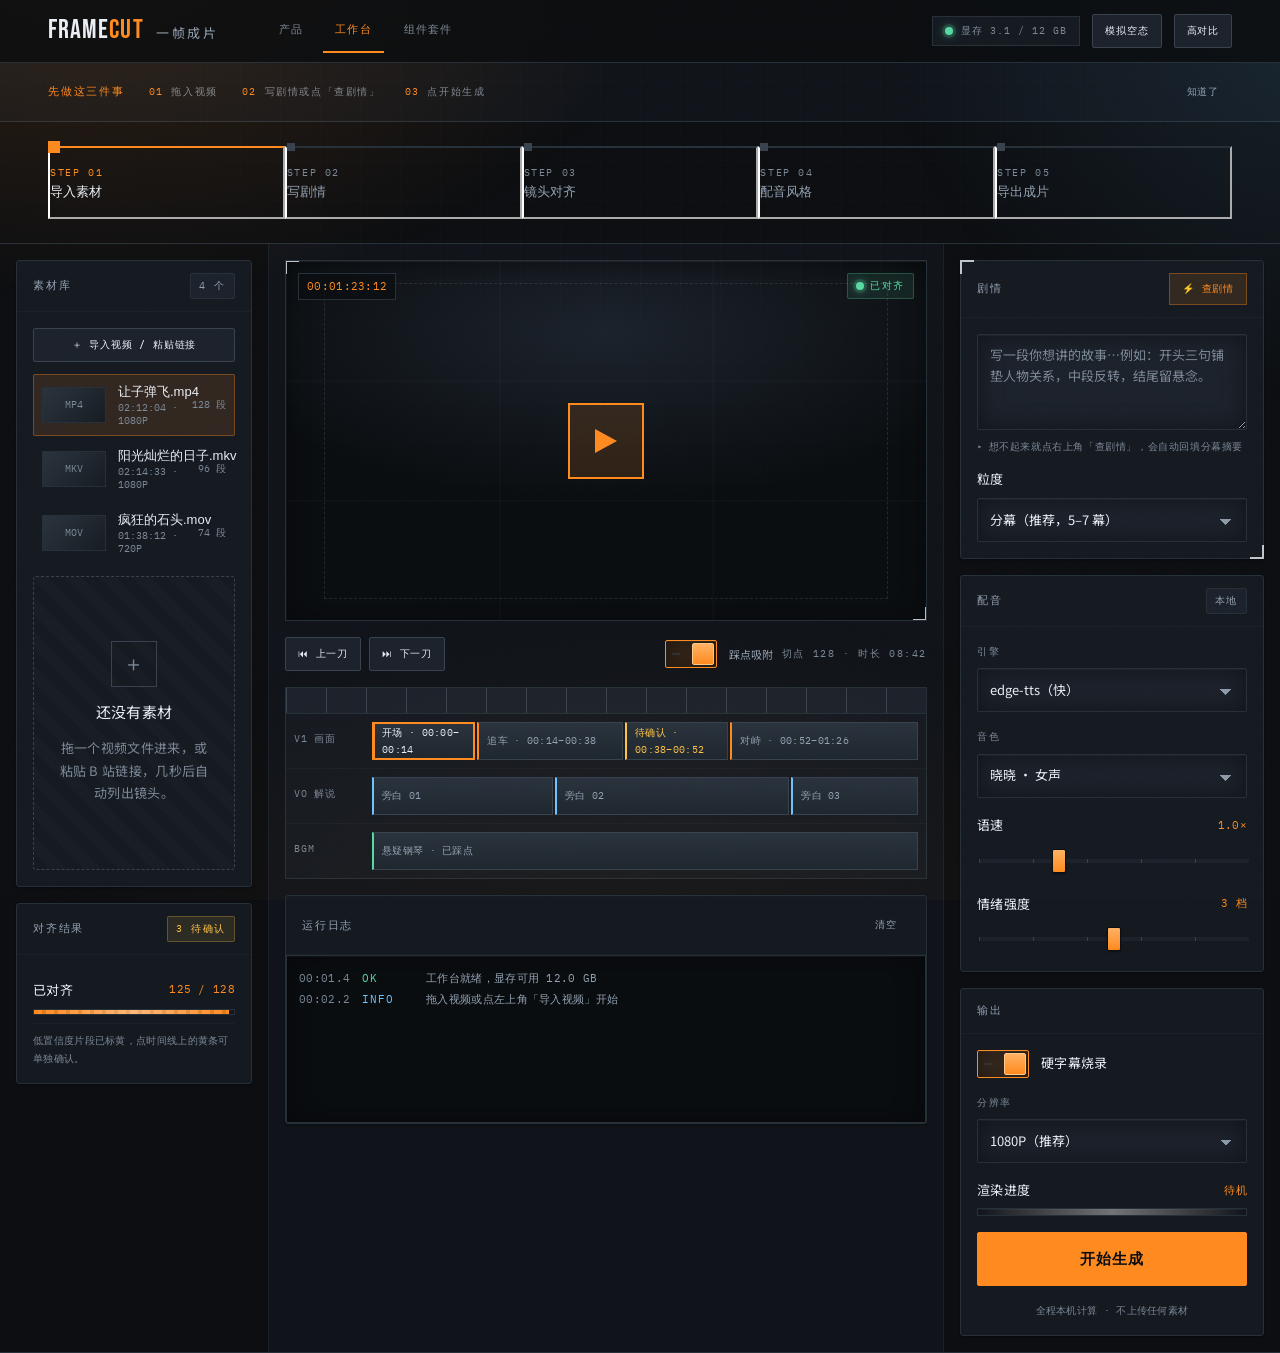
<file: ui-lab/workbench.html>
<!DOCTYPE html>
<html lang="zh-CN" data-page-node-id="fN1fy5HIs5sWE9eV2Wz1Vo">
<head data-page-node-id="Ufa4ELWlBEiht9RJFPkvcQ">
<meta charset="utf-8" data-page-node-id="K4x0UVwv9AVXZh4pH1RfYj">
<meta name="viewport" content="width=device-width, initial-scale=1" data-page-node-id="JKXqsFFBw6kgKga15CLOEX">
<title>工作台 · 一帧成片 FrameCut</title>
<link rel="preconnect" href="https://fonts.googleapis.com" data-page-node-id="jcfU6qeebf1Lt2Sxv7yzI5">
<link rel="preconnect" href="https://fonts.gstatic.com" crossorigin data-page-node-id="FIBSdR6lx66RKnV7Z5sqGj">
<link href="https://fonts.googleapis.com/css2?family=Bebas+Neue&family=IBM+Plex+Mono:wght@400;500;600&family=Noto+Sans+SC:wght@400;500;700;900&display=swap" rel="stylesheet" data-page-node-id="GeZ1XS47Ve7r3d0v2sei7G">
<link rel="stylesheet" href="styles/tokens.css" data-page-node-id="MPSVrtaDAZTuVLlQyVRa4S">
<link rel="stylesheet" href="styles/base.css" data-page-node-id="74oL1AHi34s3jTTLCN6ZKM">
<link rel="stylesheet" href="styles/components.css" data-page-node-id="WOiGBPEHOE4oXRCz2Sg3Dr">
<link rel="stylesheet" href="styles/pages.css" data-page-node-id="IHgTUwBGGq7bqStVCG37FW">
</head>
<body data-wb="1" data-page-node-id="18uGx8dcsuwabOzNyWcrvy">
<div class="grain" aria-hidden="true" data-page-node-id="BZUEksOiO2Dlv7Z9k1B6kO"></div>
<a class="skip-link" href="#stage" data-page-node-id="wgPfBpRVfbcueRwO9JUJvd">跳到预览区</a>

<header class="topbar" data-page-node-id="wNY8YGcHTTKv4dFMYN48I7">
  <div class="shell topbar__in" data-page-node-id="jClgcBtOT5VwUcIgWQ3LpT">
    <a class="brand" href="index.html" data-page-node-id="GkAzp2a5q7gcJVO07UnmyU">
      <span class="brand__mark" data-page-node-id="rs8hNnAyXAHAZFyyYotG1A">FRAME<b data-page-node-id="TxWMRkqyvsZgTnDbmdYlf2">CUT</b></span>
      <span class="brand__cn" data-page-node-id="HmGp4m5AhUvEbYXFMb7gYH">一帧成片</span>
    </a>
    <nav class="topnav" aria-label="主导航" data-page-node-id="LqQzj4glfEPalyA7KYzwrA">
      <a href="index.html" data-page-node-id="8PqsUC0AFWDES2A0KDiPqw">产品</a>
      <a href="workbench.html" aria-current="page" data-page-node-id="Qt7fjEQBWkEGJZlwOLlkof">工作台</a>
      <a href="kit.html" data-page-node-id="ySqweGfLAP6ClvlA2slzd0">组件套件</a>
    </nav>
    <div class="topbar__right" data-page-node-id="rQ6eLhp9NiVVj8FB7jreCG">
      <div class="statusline" id="gpuStat" data-page-node-id="mOCKN8yK6mOEjeJyvxCtBz"><span class="lamp lamp--ok" aria-hidden="true" data-page-node-id="EGyBVoG5JIBIpAL1bzrdbW"></span><span data-page-node-id="D5H1pLxraVEtOuDmHv9HJr">显存 3.1 / 12 GB</span></div>
      <button class="btn btn--sm" type="button" id="emptyDemo" data-page-node-id="dRc3IaVrEJBbQMrBEe6wbL">模拟空态</button>
      <button class="btn btn--sm" id="contrastBtn" type="button" aria-pressed="false" data-page-node-id="RUDXB8UwmoOk3lACGit0s8">高对比</button>
    </div>
  </div>
</header>

<!-- 三步引导条：新用户第一次进来就知道先干什么，可一键关掉 -->
<div class="marquee" style="border-top:0;" id="onboard" data-page-node-id="Eel41KJd1I1CmyjQA4b7fy">
  <div class="shell" style="display:flex; align-items:center; gap: var(--s-5); padding-block: var(--s-3); flex-wrap: wrap;" data-page-node-id="exL9nRzAsS4LvQbEGgLCdL">
    <span class="eyebrow" style="flex:none;" data-page-node-id="9Us3NA4QuWflRBCb9V7cDW">先做这三件事</span>
    <ol style="display:flex; gap: var(--s-5); flex-wrap: wrap; margin:0; padding:0; list-style:none; counter-reset: s;" data-page-node-id="fqWAnD5QM5vD6EdBXRELWw">
      <li class="label" style="counter-increment: s;" data-page-node-id="7DPtnJ4kufyrPSekrU10km"><span style="color: var(--c-accent);" data-page-node-id="CMUOVu2KJzBDeCTXz5MeNw">01</span> 拖入视频</li>
      <li class="label" style="counter-increment: s;" data-page-node-id="ev5U9V0v9SHt8zX2AlmZHA"><span style="color: var(--c-accent);" data-page-node-id="32HwVu7juGGC09M1zKDcS3">02</span> 写剧情或点「查剧情」</li>
      <li class="label" style="counter-increment: s;" data-page-node-id="GMqAikCz9dlWGUFG3Z0nfK"><span style="color: var(--c-accent);" data-page-node-id="9mAlxDROwKV8okz9Xe05cP">03</span> 点开始生成</li>
    </ol>
    <button class="btn btn--ghost btn--sm" type="button" id="onboardClose" style="margin-left:auto;" data-page-node-id="Ghzsut22OkHdaoYLinhkfv">知道了</button>
  </div>
</div>

<!-- 流程导轨：五个步骤，点任意一步跳到对应面板 -->
<div class="shell" style="padding-top: var(--s-5);" data-page-node-id="8zL79W9V16Fue8qXkVlL4Z">
  <!-- 工作台的步骤条是导航，不是标签页：五块面板始终可见，点步骤只负责把对应区域滚动到眼前并高亮 -->
  <nav class="stepper" aria-label="工作台流程导航" data-page-node-id="f0YRbDfZN87YaRLsKkCu3n">
    <button class="step" type="button" data-target="sec-import" aria-current="step" data-page-node-id="PueGVSDPE5CndGlc88FL0E">
      <span class="step__n" data-page-node-id="cGzkfynAeV0xqqZ9QG1r4k">STEP 01</span><span class="step__t" data-page-node-id="exnsJ6Zm6aliVf4wsEpQLO">导入素材</span>
    </button>
    <button class="step" type="button" data-target="sec-plot" data-page-node-id="uMdiTXkj6tosAw4nDMb80W">
      <span class="step__n" data-page-node-id="GBWbTNNbCtq64mh8ecoXto">STEP 02</span><span class="step__t" data-page-node-id="JyVFEISd9VAxCf2e5lB2NF">写剧情</span>
    </button>
    <button class="step" type="button" data-target="sec-align" data-page-node-id="prRfX1t6xw4EMicAbBgh4o">
      <span class="step__n" data-page-node-id="9pRbcmfQ4Qz5pXY5tfmUvd">STEP 03</span><span class="step__t" data-page-node-id="ma4qcHbOPdq8dMOoJO75Ci">镜头对齐</span>
    </button>
    <button class="step" type="button" data-target="sec-voice" data-page-node-id="n4LsRCYBt3ANw32smmXehn">
      <span class="step__n" data-page-node-id="2J0iAJJSQirABdYeNyqTzB">STEP 04</span><span class="step__t" data-page-node-id="Lb9Uo6MZrAcigiEHB3XxEA">配音风格</span>
    </button>
    <button class="step" type="button" data-target="sec-output" data-page-node-id="LZuTOhGYKMK5ya7jiwHnM5">
      <span class="step__n" data-page-node-id="NHmDSZECS4z2sVoacDqL2C">STEP 05</span><span class="step__t" data-page-node-id="SwsnmXCCf3dB4xnRAMcpdz">导出成片</span>
    </button>
  </nav>
</div>

<main class="wb" style="margin-top: var(--s-5);" data-page-node-id="SgCFcpFOWuYns4Q9fRd8pt">

  <!-- ============ 左：素材库 ============ -->
  <div class="wb__col" data-page-node-id="jl5Eb9Qt0tXfZBWdWeEeaw">
    <div class="wb__col-in" data-page-node-id="tDAxqd7eMZZfjNkgGRVGB4">
      <div class="panel" data-page-node-id="VKA79J4XhTlw7lohAvusVG">
        <div class="panel__head" data-page-node-id="37a0mwOLgndCm5RfpLUO6g">
          <span class="panel__title" data-page-node-id="aiOiwcK6KIbqCSb8H0wHqf">素材库</span>
          <span class="badge" data-page-node-id="vIoGs0YzBUj0OQ56ZsDjcD">4 个</span>
        </div>
        <div class="panel__body" style="display:grid; gap: var(--s-3);" data-page-node-id="cCrA171ClS2d5DUbCHnXw1">
          <button class="btn btn--block btn--sm" type="button" id="importBtn" data-page-node-id="OHvjMAcIoybdyxTPhcHPaG">＋ 导入视频 / 粘贴链接</button>

          <div id="clipList" style="display:grid; gap:2px;" data-page-node-id="h6pNO344chlvnYDnDEHrln">
            <button class="clipitem is-sel" type="button" data-page-node-id="7UViKEIfw03NMe00UU3C9b">
              <span class="clipitem__thumb" data-page-node-id="26gKUS7330YFU6y8gECb0r">MP4</span>
              <span data-page-node-id="vtTCuttS1f2iqs4wWf0cXT"><span class="clipitem__t" data-page-node-id="38rWozgvypXVY2WgL0NQbH">让子弹飞.mp4</span><span class="clipitem__m" style="display:block;" data-page-node-id="0nQLZqqGyOODymyU6REE4b">02:12:04 · 1080P</span></span>
              <span class="clipitem__m" data-page-node-id="leE8GxPO0i3r02fEGa3GPi">128 段</span>
            </button>
            <button class="clipitem" type="button" data-page-node-id="IjirOV6ZK5ZzTiryBL9o0u">
              <span class="clipitem__thumb" data-page-node-id="AyXsVCZXBMd4FwvXgtUW1s">MKV</span>
              <span data-page-node-id="WfuCEXBAAawP72bFrYoXRB"><span class="clipitem__t" data-page-node-id="CHbf5GsbJXymHpb0x5RdBw">阳光灿烂的日子.mkv</span><span class="clipitem__m" style="display:block;" data-page-node-id="9hkBnRM3SJ15fCfjoOvVdW">02:14:33 · 1080P</span></span>
              <span class="clipitem__m" data-page-node-id="S0EQnU7BmlpCLe3IaG3VJa">96 段</span>
            </button>
            <button class="clipitem" type="button" data-page-node-id="dboaRLGbHsDhma4ZwNGoE6">
              <span class="clipitem__thumb" data-page-node-id="YXhMJxfRuu6RlbmPfu2KFy">MOV</span>
              <span data-page-node-id="K8Q2O206HY2A5XwHjhUitk"><span class="clipitem__t" data-page-node-id="1WfbvMvpHKYx8GR5EwvXTq">疯狂的石头.mov</span><span class="clipitem__m" style="display:block;" data-page-node-id="ibCMfhnfQvWbWp9IN0sipH">01:38:12 · 720P</span></span>
              <span class="clipitem__m" data-page-node-id="sFzHTVIVfN7tovZgxuXZ59">74 段</span>
            </button>
          </div>

          <!-- 空态：未导入任何素材时的样子 -->
          <div class="empty" id="clipEmpty" hidden data-page-node-id="DeWiGDjZSYbBTAv1Bmayg4">
            <span class="empty__icon" aria-hidden="true" data-page-node-id="yB1p9QKamSBonfkDyaVp23">＋</span>
            <span class="empty__title" data-page-node-id="9w4xPXdWA95twrapbzh5bV">还没有素材</span>
            <span class="empty__hint" data-page-node-id="q8R57KnA8vinGPDn0BHJyX">拖一个视频文件进来，或粘贴 B 站链接，几秒后自动列出镜头。</span>
          </div>
        </div>
      </div>

      <div class="panel" data-page-node-id="yfPH05izlxk8UpIeHYaR55">
        <div class="panel__head" data-page-node-id="EXELwwH7vMhhaLHPLX9gIj">
          <span class="panel__title" data-page-node-id="sb92wxEvNwKDOuktHZDKKX">对齐结果</span>
          <span class="badge badge--warn" id="pendingBadge" data-page-node-id="kVLXA1vmO2G0QNtCjAiYxM">3 待确认</span>
        </div>
        <div class="panel__body" style="display:grid; gap: var(--s-2);" data-page-node-id="zd8zVAseGZe3KLqrvRfoAj">
          <div class="param" style="padding-block: var(--s-2);" data-page-node-id="YkWDbdcOlMXGHxmBQMlPTt">
            <div class="param__top" data-page-node-id="uSJCTKVXqlZj7VEDcVCJp2"><span class="param__k" data-page-node-id="PzWjNf0w0wpYKBpeAKFz2g">已对齐</span><span class="param__v" data-page-node-id="9lbD3gCPYTS7zkPfB0dRPE">125 / 128</span></div>
            <div class="progress" style="height:6px;" data-page-node-id="qmi1Hb6zIcTbQWCG83Bwll"><div class="progress__bar" style="width: 97.6%" data-page-node-id="GElhB9znppPL3WNULqFUVq"></div></div>
          </div>
          <p class="param__h" id="pendingHint" data-page-node-id="MugxrrXMtLUEWghdoqhTnO">低置信度片段已标黄，点时间线上的黄条可单独确认。</p>
        </div>
      </div>
    </div>
  </div>

  <!-- ============ 中：预览 + 时间线 + 日志 ============ -->
  <div class="wb__col wb__col--mid" data-page-node-id="xvvABykEoIjD9Bk1ydyuVE">
    <div class="wb__col-in" data-page-node-id="bKusDnkRa1QN8K4wHBhbpq">
      <div class="stage panel--bracket" id="stage" tabindex="0" aria-label="预览画面" data-page-node-id="M05M6VQONxm6QuYgHRsL1C">
        <div class="stage__grid" aria-hidden="true" data-page-node-id="fCJbBX3Shbu5Rn2CzuzIea"></div>
        <div class="stage__safe" aria-hidden="true" data-page-node-id="bNzdacEDRFZonpWP0fimPA"></div>
        <span class="stage__tc" data-page-node-id="Sh4LnzIDJpDKA8FMjRoYC7">00:01:23:12</span>
        <span class="badge badge--ok stage__tag" data-page-node-id="FEJre5E90UBidJThRtzI6D"><span class="lamp lamp--ok" aria-hidden="true" data-page-node-id="VA8js6X0B1KYEdyCEoC4sY"></span>已对齐</span>
        <div class="stage__center" data-page-node-id="frhFO2x6BZagsNhTudxwKP">
          <button class="stage__play" type="button" id="playBtn" aria-label="播放预览" data-page-node-id="UAxSdCpSBOZcbNtGtW5qz8">
            <svg width="22" height="24" viewBox="0 0 22 24" aria-hidden="true" data-page-node-id="UFj7qem6wqMf95gvnmHJME"><path d="M0 0 L22 12 L0 24 Z" fill="currentColor" data-page-node-id="9UHt1WQzudnGBGyoDFTq9P"/></svg>
          </button>
        </div>
      </div>

      <div class="transport" data-page-node-id="VhMBwL0fH4Lew7nlaU0WZ2">
        <button class="btn btn--sm" type="button" data-page-node-id="yUlBPIlmr6fFnOKOb5LzCY">⏮ 上一刀</button>
        <button class="btn btn--sm" type="button" data-page-node-id="axGoc0l9zIqKRCLOi7Kivw">⏭ 下一刀</button>
        <span class="spacer" data-page-node-id="n43FFFaD0LxX9TCkGQg6hU"></span>
        <label class="switch" data-page-node-id="mct6lTYQrBGHmRwwP20yol">
          <input type="checkbox" checked data-page-node-id="9TEklnFgU6xHGkIxvc9P8N">
          <span class="switch__track" data-page-node-id="IqHRIeDVsxfevZAHqf4AW3"><span class="switch__knob" data-page-node-id="anfP2N5KKhePyPzExiDUZE"></span></span>
          <span style="font-size: var(--fs-xs); color: var(--c-muted);" data-page-node-id="PlWYsxM1ekdqXg6rYhRVkW">踩点吸附</span>
        </label>
        <span class="label" data-page-node-id="KTXq2eHhmOGuZO93RBqB9m">切点 128 · 时长 08:42</span>
      </div>

      <div class="timeline" id="sec-align" data-page-node-id="MiBrHFPvd2RYDZIsBE0Bit">
        <div class="timeline__ruler" aria-hidden="true" data-page-node-id="XPT9d8mSoStDiCksSsTQkQ"></div>
        <div class="track" data-page-node-id="KgGLRfhqmqc2g0cq6ELDuD">
          <span class="track__name" data-page-node-id="oZ2h5OHO61381vsvbHt1Vi">V1 画面</span>
          <div class="track__clips" role="list" aria-label="画面轨道片段" data-page-node-id="98GDnTofpUn6asCtQAhnpH">
            <div class="clip clip--beat is-sel" role="listitem" tabindex="0" style="flex: 2 1 0;" data-page-node-id="2Bo3sf2imN5KO1NrnG49cT">开场 · 00:00–00:14</div>
            <div class="clip clip--beat" role="listitem" tabindex="0" style="flex: 3 1 0;" data-page-node-id="yYw0CEyjgQC1wPGYqK7Yyw">追车 · 00:14–00:38</div>
            <div class="clip" role="listitem" tabindex="0" style="flex: 2 1 0; border-left-color: var(--c-warn); color: var(--c-warn);" data-page-node-id="EunCHU3ZmOZMBPlAvPnKEV">待确认 · 00:38–00:52</div>
            <div class="clip clip--beat" role="listitem" tabindex="0" style="flex: 4 1 0;" data-page-node-id="foL3rtw08ugAtu21PUNaY6">对峙 · 00:52–01:26</div>
          </div>
        </div>
        <div class="track" data-page-node-id="RTEoUTdySEwVaBcD086TpD">
          <span class="track__name" data-page-node-id="LFeITELyQPtNUn1Z4B6428">VO 解说</span>
          <div class="track__clips" role="list" aria-label="解说轨道片段" data-page-node-id="pMsqxsfcHUqX6kEsiVePPe">
            <div class="clip clip--vo" role="listitem" tabindex="0" style="flex: 3 1 0;" data-page-node-id="E0C50PytqIJCd5JxspivD6">旁白 01</div>
            <div class="clip clip--vo" role="listitem" tabindex="0" style="flex: 4 1 0;" data-page-node-id="ZRBdzD9wa6CR7UwtR1nmMP">旁白 02</div>
            <div class="clip clip--vo" role="listitem" tabindex="0" style="flex: 2 1 0;" data-page-node-id="1vzVCGyxykadW9WEceYKne">旁白 03</div>
          </div>
        </div>
        <div class="track" data-page-node-id="HaxU4pGFkVGGFiAImwHFrR">
          <span class="track__name" data-page-node-id="M4l6PdaroDFJQBAjLaMBcs">BGM</span>
          <div class="track__clips" role="list" aria-label="背景音乐轨道" data-page-node-id="tAyAm0N3jb6DTH6YnPGlmK">
            <div class="clip clip--bgm" role="listitem" tabindex="0" style="flex: 8 1 0;" data-page-node-id="cBrQ9CnInNp4WNqbc98dCw">悬疑钢琴 · 已踩点</div>
          </div>
        </div>
      </div>

      <div class="panel" data-page-node-id="VekGowDrEPAzf7yMALrbSB">
        <div class="panel__head" data-page-node-id="LpXmW13eYZceBj8SelO38I">
          <span class="panel__title" data-page-node-id="TdZnnD57VslWBuiB1LkV5I">运行日志</span>
          <button class="btn btn--ghost btn--sm" type="button" id="logClear" data-page-node-id="HFlAdUx4SlAdWYMEZWhm1D">清空</button>
        </div>
        <div class="panel__body panel__body--flush" data-page-node-id="UZUry0e5uGZraDvSHONATG">
          <div class="console" id="wbConsole" aria-live="polite" aria-label="运行日志" data-page-node-id="ZychvNM5EaYl2Utk40PFJo"></div>
        </div>
      </div>
    </div>
  </div>

  <!-- ============ 右：参数面板 ============ -->
  <div class="wb__col wb__col--right" data-page-node-id="IldkooPQMnM8nFnBgsxdpu">
    <div class="wb__col-in" data-page-node-id="QM0UNmBCYpqw1iARPLQxHB">
      <div class="panel panel--bracket" data-page-node-id="Jrg24chrko18YaHk0vFDAu">
        <div class="panel__head" data-page-node-id="XEhzDd5AAfDT2pdGJSLj9r">
          <span class="panel__title" data-page-node-id="JXvWlt81iULOGpZOmZee6R">剧情</span>
          <button class="inline-btn" type="button" id="fetchPlot" data-page-node-id="LwxRQspgpydxtWETTpuFiq">⚡ 查剧情</button>
        </div>
        <div class="panel__body" data-page-node-id="NT3lC2A88EIgOUBbQpV80R">
          <div class="field" data-page-node-id="A6FXhgW9KW9XW2LPP7GbwB">
            <textarea class="textarea" id="plotInput" placeholder="写一段你想讲的故事…例如：开头三句铺垫人物关系，中段反转，结尾留悬念。" aria-label="剧情描述"></textarea>
            <span class="field__msg" id="plotMsg" data-page-node-id="wczACdafCdCppARUL1HMiQ">想不起来就点右上角「查剧情」，会自动回填分幕摘要</span>
          </div>
          <div class="param" style="padding-bottom: 0;" data-page-node-id="wKf20oInX8neQ1EnMqsC5y">
            <div class="param__top" data-page-node-id="EJGTO7JFaTv7MQsSwnoLMg"><span class="param__k" data-page-node-id="WMLHOBBc51OARITZDfcgGp">粒度</span></div>
            <select class="select" aria-label="剧情粒度" data-page-node-id="e8TCGRWRFt4JaiUm63MgGo">
              <option data-page-node-id="wNtyXIU05VFyQx0AMMmMpE">分幕（推荐，5–7 幕）</option>
              <option data-page-node-id="fWreo1GE9d6QIhsMEkdnkk">分镜（更细，耗时更长）</option>
            </select>
          </div>
        </div>
      </div>

      <div class="panel" data-page-node-id="ulIHnlUb3RWF0Dqq9VZdtX">
        <div class="panel__head" data-page-node-id="JfDoRfZdLE12y3SpiNxNbC"><span class="panel__title" data-page-node-id="VE9pjIsC6LIEPQ16xKIsDy">配音</span><span class="badge" data-page-node-id="I0wT1vn7a0z0abfbyHQH3c">本地</span></div>
        <div class="panel__body" style="display:grid; gap: var(--s-4);" data-page-node-id="2KHYSFUHK97XL6a3VZPHFS">
          <div class="field" data-page-node-id="vIuUCd2qwO3Zg4S49W5nOA">
            <label class="label" for="wEngine" data-page-node-id="nnTFjvDnCyeuyXCxM7WAFe">引擎</label>
            <select class="select" id="wEngine" data-page-node-id="yRoKlIObxJw2D5gXF2l65P">
              <option data-page-node-id="44QhBXBGrIdraYGBDZntGJ">edge-tts（快）</option>
              <option data-page-node-id="1aEC7QBlcNCZWTVrvuovfN">sherpa-onnx（断网可用）</option>
            </select>
          </div>
          <div class="field" data-page-node-id="uJfyVVSfocKTZedEfAoaLB">
            <label class="label" for="wVoice" data-page-node-id="rvbWzILJ4CQbilc2LA18hV">音色</label>
            <select class="select" id="wVoice" data-page-node-id="awOAFGFr8EKoDNz7fsbWcU">
              <option data-page-node-id="dvVKV0ADIBcMWPoeGxz7DG">晓晓 · 女声</option>
              <option data-page-node-id="zXJFYjsvwpUngRzt8paK24">云希 · 男声</option>
              <option data-page-node-id="O66LICAfRz8qssyYcEUN2A">云扬 · 男声（低沉）</option>
              <option data-page-node-id="GQaYgWn9HIEkgvnKQxOw5X">华研 · 女声（sherpa）</option>
            </select>
          </div>
          <div class="param" style="border:0; padding:0;" data-page-node-id="8ODTdC7XASi8FOKwiMcp0D">
            <div class="param__top" data-page-node-id="0gkfiQw5RL4f04ZpaGiZ0F"><span class="param__k" data-page-node-id="2GPh1GH1DlLQahXd44EN4R">语速</span><span class="param__v" id="v-wspeed" data-page-node-id="v7he6PBpoolVLwyCHf4xkX">1.0×</span></div>
            <input class="slider" id="s-wspeed" type="range" min="60" max="200" value="100" aria-label="语速" data-page-node-id="f7jSlstELoxr1IwtvLd2iY">
          </div>
          <div class="param" style="border:0; padding:0;" data-page-node-id="iQ38dwPXpZDkol8mOAG0Gj">
            <div class="param__top" data-page-node-id="rL3NIUIQ7T9pcoWQWzrLkZ"><span class="param__k" data-page-node-id="AdZRDBTRFEo7lUCC5TfPm1">情绪强度</span><span class="param__v" id="v-wemo" data-page-node-id="wYOPHzbutjNb7A38DmiTHm">3 档</span></div>
            <input class="slider" id="s-wemo" type="range" min="1" max="5" value="3" aria-label="情绪强度" data-page-node-id="r4IXf1tGGutCRuZMKkmAK1">
          </div>
        </div>
      </div>

      <div class="panel" data-page-node-id="MGHVeFw32oo9KQLfE1wQIv">
        <div class="panel__head" data-page-node-id="vHM6jmsHH38Ig1j0sTBxOS"><span class="panel__title" data-page-node-id="xbWteEl6bK1VvVULXqJ7jK">输出</span></div>
        <div class="panel__body" style="display:grid; gap: var(--s-4);" data-page-node-id="NJft9hW7830cHz8eW6A4j3">
          <label class="switch" data-page-node-id="qonIcoeb1pIZ6JEDVvhc7i">
            <input type="checkbox" checked data-page-node-id="R2TLk4IcYKdywlvvDFFUV4">
            <span class="switch__track" data-page-node-id="qz9UviL2qm1zAElwtzQhTN"><span class="switch__knob" data-page-node-id="RRZxRp0iGiAPZ1jZYe6g3S"></span></span>
            <span style="font-size: var(--fs-sm);" data-page-node-id="69EU92MhL2C1vSgddtcJ5I">硬字幕烧录</span>
          </label>
          <div class="field" data-page-node-id="7swT20v4m9gZAScZTMGiyp">
            <label class="label" for="wRes" data-page-node-id="FDmuaf1KkKUOYgX6YY4zrL">分辨率</label>
            <select class="select" id="wRes" data-page-node-id="1ADLyJ9h4KfY3LT70Gs221">
              <option data-page-node-id="FGh4fhPsYuhtEV6EQbPAna">1080P（推荐）</option>
              <option data-page-node-id="cmLGdVvgZBKjgm3j5G6aRv">720P（最快）</option>
              <option data-page-node-id="JmAdkEZNfYT22IQqFXt1pP">2K</option>
              <option data-page-node-id="bxChuU8IuaYOn3aM7jEr2D">4K（显存占用高）</option>
            </select>
          </div>

          <div data-page-node-id="2184JV8WzlHrC0aiTAUl3j">
            <div class="param__top" style="margin-bottom: 6px;" data-page-node-id="bSoVZtWbSoBmhG4cgqbqeX">
              <span class="param__k" data-page-node-id="cA9l2c7LJIpTUw8Ttfdcq1">渲染进度</span><span class="param__v" id="wProgNum" data-page-node-id="c4prhJBrSjZH4lzJ3X5qgF">待机</span>
            </div>
            <div class="progress" data-page-node-id="CA6kY51Ga32fN7Oeo2ydiG"><div class="progress__bar" id="wProg" style="width: 0%" data-page-node-id="PKr4ObCGzq7MnGGuwjH7eP"></div></div>
          </div>

          <button class="btn btn--primary btn--block btn--lg" type="button" id="renderBtn" data-page-node-id="pxE8m0t22YGU4QLjC9F1Ja">开始生成</button>
          <p class="param__h" style="text-align:center;" data-page-node-id="0dU1hPAw7XW3COjEAACaY9">全程本机计算 · 不上传任何素材</p>
        </div>
      </div>
    </div>
  </div>
</main>

<div class="toasts" id="toasts" aria-live="polite" aria-atomic="false" data-page-node-id="foVNCKC7rRr9kUdmAEBurp"></div>
<script src="scripts/main.js"></script>
</body>
</html>
</file>
<file: ui-lab/styles/tokens.css>
/* ============================================================
   tokens.css — 设计令牌层
   方向：工业 / 仪表盘感（Industrial & Instrument Panel）
   基调：冷调近黑钢制机柜 + 单一琥珀警示色 + 发丝描边 + 等宽数字
   所有颜色必须经由此处变量引用，组件内禁止硬编码色值。
   ============================================================ */

:root {
  color-scheme: dark;

  /* ---- 表面：三层级，模拟机柜 / 面板 / 内嵌屏 ---- */
  --c-bg:            #0c0e11;   /* 机身底色，冷调近黑（非纯黑） */
  --c-bg-raise:      #10141a;   /* 抬升一级的底板 */
  --c-surface:       #151a21;   /* 面板 */
  --c-surface-2:     #1c222b;   /* 面板内嵌区 / 输入框底 */
  --c-surface-3:     #232a34;   /* 悬停态 */

  /* ---- 文字：正文对比度全部实测 ≥ 4.5:1 ---- */
  --c-text:          #e9eef4;   /* 主文字  15.8:1 */
  --c-muted:         #93a1b1;   /* 次要文字  7.5:1 */
  --c-dim:           #7b8896;   /* 标签 / 单位  5.3:1 */

  /* ---- 强调色：全站唯一，只留给关键动作与警示 ---- */
  --c-accent:        #ff8a1f;   /* 琥珀警示橙  8.2:1 */
  --c-accent-soft:   #ff8a1f1f; /* 8% 底 */
  --c-accent-line:   #ff8a1f59; /* 35% 描边 */
  --c-on-accent:     #0c0e11;   /* 强调色之上的文字 */

  /* ---- 语义状态：仅用于仪表读数，不承担动作 ---- */
  --c-ok:            #57d9a3;
  --c-warn:          #ffc247;
  --c-err:           #ff6b5a;
  --c-info:          #6cc4ff;

  /* ---- 描边：发丝线是工业感的核心，绝不加粗 ---- */
  --c-border:        #263039;
  --c-border-soft:   #1b2129;
  --c-border-strong: #38424e;

  /* ---- 字体 ---- */
  --font-display: "Bebas Neue", "Oswald", "Noto Sans SC", sans-serif; /* 窄体展示字，仅用于拉丁标题与巨型数字 */
  --font-body:    "Noto Sans SC", "PingFang SC", "Microsoft YaHei UI", "Microsoft YaHei", sans-serif;
  --font-mono:    "IBM Plex Mono", "JetBrains Mono", "Cascadia Mono", Consolas, monospace;

  /* ---- 字阶（1.25 模块化比例） ---- */
  --fs-2xs: 10px;
  --fs-xs:  11px;
  --fs-sm:  13px;
  --fs-base:15px;
  --fs-md:  17px;
  --fs-lg:  21px;
  --fs-xl:  26px;
  --fs-2xl: 33px;
  --fs-3xl: 41px;
  --fs-4xl: 52px;
  /* 展示级：随视口缩放，桌面最大 116px */
  --fs-display: clamp(56px, 11vw, 116px);
  --fs-metric:  clamp(34px, 4.4vw, 52px);

  /* ---- 字距与行高 ---- */
  --ls-display: -0.01em;   /* Bebas 本身极窄，不再收紧，避免糊成一团 */
  --ls-cjk:      0.02em;   /* 中文正文略微放开 */
  --ls-label:    0.16em;   /* 等宽小标签，工业铭牌感 */
  --lh-tight:    1.02;
  --lh-heading:  1.16;
  --lh-body:     1.75;      /* 中文正文行高 ≥ 1.7 */

  /* ---- 间距梯度 ---- */
  --s-1: 4px;  --s-2: 8px;  --s-3: 12px; --s-4: 16px;
  --s-5: 24px; --s-6: 32px; --s-7: 48px; --s-8: 64px; --s-9: 96px;

  /* ---- 圆角：工业设备几乎不做圆角，只留 2px 倒角 ---- */
  --r-sm: 2px;
  --r-md: 3px;
  --r-lg: 4px;

  /* ---- 阴影：三级高度，带冷环境色而非纯黑 ---- */
  --sh-1: 0 1px 2px rgba(0, 0, 0, .40);
  --sh-2: 0 8px 24px rgba(0, 0, 0, .46);
  --sh-3: 0 24px 64px rgba(0, 0, 0, .54);
  /* 内嵌屏的凹陷感 */
  --sh-inset: inset 0 1px 0 rgba(255, 255, 255, .04), inset 0 0 24px rgba(0, 0, 0, .45);

  /* ---- 动效 ---- */
  --ease-out:  cubic-bezier(0.16, 1, 0.3, 1);
  --ease-in-out: cubic-bezier(0.65, 0, 0.35, 1);
  --dur-fast: 160ms;
  --dur-base: 320ms;
  --dur-slow: 640ms;
  --dur-scene: 780ms;

  /* ---- 布局 ---- */
  --shell: 1320px;
  --rail: 56px;              /* 左侧竖排铭牌宽度 */
  --hair: 1px;               /* 发丝线统一口径 */

  /* ---- 层级 ---- */
  --z-grain: 60;
  --z-nav: 40;
  --z-toast: 80;
}

/* 高对比模式：给需要更强读数的场景（投影 / 强光环境）留出开关 */
[data-contrast="high"] {
  --c-bg: #000000;
  --c-surface: #0a0d10;
  --c-surface-2: #12181e;
  --c-text: #ffffff;
  --c-muted: #c8d2dc;
  --c-dim: #a4b1bf;
  --c-border: #4a5663;
  --c-accent: #ffa347;
}
</file>
<file: ui-lab/styles/base.css>
/* ============================================================
   base.css — 重置 / 排版 / 焦点 / 氛围层 / 降级动效
   ============================================================ */

*, *::before, *::after { box-sizing: border-box; }

html {
  -webkit-text-size-adjust: 100%;
  scroll-behavior: smooth;
}

body {
  margin: 0;
  min-height: 100vh;
  background: var(--c-bg);
  color: var(--c-text);
  font-family: var(--font-body);
  font-size: var(--fs-base);
  line-height: var(--lh-body);
  letter-spacing: var(--ls-cjk);
  -webkit-font-smoothing: antialiased;
  overflow-x: hidden;
}

/* 氛围层：机身底色上的两团冷光 + 细网格，替代纯色平铺 */
body::before {
  content: "";
  position: fixed;
  inset: 0;
  z-index: 0;
  pointer-events: none;
  background:
    radial-gradient(58rem 38rem at 8% -8%,  rgba(255, 138, 31, .16), transparent 62%),
    radial-gradient(48rem 40rem at 104% 4%, rgba(108, 196, 255, .10), transparent 58%),
    radial-gradient(70rem 50rem at 50% 118%, rgba(255, 138, 31, .06), transparent 60%);
}

/* 工程网格：40px 发丝网格，密度极低，只提供质感不抢戏 */
body::after {
  content: "";
  position: fixed;
  inset: 0;
  z-index: 0;
  pointer-events: none;
  opacity: .5;
  background-image:
    linear-gradient(to right,  rgba(255, 255, 255, .022) 1px, transparent 1px),
    linear-gradient(to bottom, rgba(255, 255, 255, .022) 1px, transparent 1px);
  background-size: 40px 40px;
  mask-image: radial-gradient(120rem 80rem at 50% 0%, #000 20%, transparent 78%);
}

/* 颗粒感：SVG 噪点，3.5% 透明度，压在内容之下、背景之上 */
.grain {
  position: fixed;
  inset: 0;
  z-index: var(--z-grain);
  pointer-events: none;
  opacity: .035;
  mix-blend-mode: overlay;
  background-image: url("data:image/svg+xml,%3Csvg xmlns='http://www.w3.org/2000/svg' width='160' height='160'%3E%3Cfilter id='n'%3E%3CfeTurbulence type='fractalNoise' baseFrequency='.85' numOctaves='3'/%3E%3C/filter%3E%3Crect width='100%25' height='100%25' filter='url(%23n)'/%3E%3C/svg%3E");
}

/* 所有真实内容必须抬到氛围层之上 */
.page { position: relative; z-index: 1; }

/* ---------------- 排版 ---------------- */
h1, h2, h3, h4 {
  margin: 0;
  font-weight: 700;
  line-height: var(--lh-heading);
  letter-spacing: -0.01em;
}
h1 { font-size: var(--fs-3xl); }
h2 { font-size: var(--fs-2xl); }
h3 { font-size: var(--fs-lg); }
p  { margin: 0; }
a  { color: inherit; text-decoration: none; }
ul, ol { margin: 0; padding: 0; list-style: none; }
img, svg { display: block; max-width: 100%; }

/* 唯一 h1 在视觉上必须是最重的；副标题用等宽小字压住 */
.eyebrow {
  font-family: var(--font-mono);
  font-size: var(--fs-xs);
  font-weight: 500;
  letter-spacing: var(--ls-label);
  text-transform: uppercase;
  color: var(--c-accent);
}
.eyebrow--dim { color: var(--c-dim); }

/* 等宽铭牌标签：工业设备的核心识别符号 */
.label {
  font-family: var(--font-mono);
  font-size: var(--fs-2xs);
  letter-spacing: var(--ls-label);
  text-transform: uppercase;
  color: var(--c-dim);
}

/* 数字统一等宽，仪表读数才不会跳动 */
.num { font-variant-numeric: tabular-nums; font-feature-settings: "tnum" 1; }

.lede {
  max-width: 46ch;
  color: var(--c-muted);
  font-size: var(--fs-md);
}

/* ---------------- 焦点：可见且克制 ---------------- */
:focus { outline: none; }
:focus-visible {
  outline: 2px solid var(--c-accent);
  outline-offset: 2px;
  border-radius: var(--r-sm);
}
/* 键盘用户在深色面板上也能看清 */
.panel :focus-visible { outline-offset: 3px; }

::selection { background: var(--c-accent); color: var(--c-on-accent); }

/* ---------------- 滚动条也做成工业风 ---------------- */
* { scrollbar-width: thin; scrollbar-color: var(--c-border-strong) transparent; }
::-webkit-scrollbar { width: 10px; height: 10px; }
::-webkit-scrollbar-track { background: var(--c-bg); }
::-webkit-scrollbar-thumb {
  background: var(--c-border-strong);
  border: 3px solid var(--c-bg);
  border-radius: 0;
}
::-webkit-scrollbar-thumb:hover { background: var(--c-accent-line); }

/* ---------------- 通用容器 ---------------- */
.shell {
  width: 100%;
  max-width: var(--shell);
  margin-inline: auto;
  padding-inline: clamp(20px, 4vw, 48px);
}

section { position: relative; }

/* 区块之间的发丝分隔线，不用大色块 */
.rule {
  height: var(--hair);
  background: linear-gradient(to right, var(--c-border), transparent 82%);
  border: 0;
  margin: 0;
}

/* 危险条纹：本设计的记忆点，只用在 2–3 处，绝不泛滥 */
.hazard {
  height: 6px;
  background: repeating-linear-gradient(
    -45deg,
    var(--c-accent) 0 10px,
    #0c0e11 10px 20px
  );
  opacity: .85;
}
.hazard--thin { height: 3px; }

/* ---------------- 入场序列（一次编排好，错峰释放） ---------------- */
.reveal {
  opacity: 0;
  transform: translateY(22px);
}
.reveal.is-in {
  opacity: 1;
  transform: none;
  transition:
    opacity var(--dur-slow) var(--ease-out),
    transform var(--dur-slow) var(--ease-out);
}
/* 组间隔 80ms，共 6 组 */
.reveal[data-step="1"] { transition-delay: 0ms; }
.reveal[data-step="2"] { transition-delay: 80ms; }
.reveal[data-step="3"] { transition-delay: 160ms; }
.reveal[data-step="4"] { transition-delay: 240ms; }
.reveal[data-step="5"] { transition-delay: 320ms; }
.reveal[data-step="6"] { transition-delay: 400ms; }

/* 首屏用 CSS 动画直接播，不等 JS */
@keyframes riseIn {
  from { opacity: 0; transform: translateY(26px); }
  to   { opacity: 1; transform: none; }
}
@keyframes wipeIn {
  from { clip-path: inset(0 100% 0 0); }
  to   { clip-path: inset(0 0 0 0); }
}
@keyframes flicker {
  0%, 92%, 100% { opacity: 1; }
  94% { opacity: .35; }
  96% { opacity: .9; }
}
@keyframes marquee {
  from { transform: translateX(0); }
  to   { transform: translateX(-50%); }
}
@keyframes sweep {
  from { transform: translateX(-100%); }
  to   { transform: translateX(300%); }
}

/* ---------------- 降级：尊重系统减少动效偏好 ---------------- */
@media (prefers-reduced-motion: reduce) {
  html { scroll-behavior: auto; }
  *, *::before, *::after {
    animation-duration: .001ms !important;
    animation-iteration-count: 1 !important;
    transition-duration: .001ms !important;
    scroll-behavior: auto !important;
  }
  .reveal { opacity: 1 !important; transform: none !important; }
}

/* 屏幕阅读器专用文本 */
.sr-only {
  position: absolute; width: 1px; height: 1px;
  padding: 0; margin: -1px; overflow: hidden;
  clip: rect(0 0 0 0); white-space: nowrap; border: 0;
}

.skip-link {
  position: absolute; left: 12px; top: -60px;
  z-index: 100;
  padding: 10px 16px;
  background: var(--c-accent);
  color: var(--c-on-accent);
  font-family: var(--font-mono);
  font-size: var(--fs-xs);
  transition: top var(--dur-fast) var(--ease-out);
}
.skip-link:focus { top: 12px; }
</file>
<file: ui-lab/styles/components.css>
/* ============================================================
   components.css — 组件层
   状态覆盖：默认 / 悬停 / 按下 / 聚焦可见 / 禁用 / 加载 / 错误 / 空
   ============================================================ */

/* ---------------- 面板：发丝描边 + 四角括号 ---------------- */
.panel {
  position: relative;
  background: var(--c-surface);
  border: var(--hair) solid var(--c-border);
  border-radius: var(--r-md);
  box-shadow: var(--sh-1);
}
.panel--raised { box-shadow: var(--sh-2); }
.panel--flat   { background: var(--c-bg-raise); }

/* 四角括号：用两条渐变描边做出机加工定位角，不用图片 */
.panel--bracket::before,
.panel--bracket::after {
  content: "";
  position: absolute;
  width: 14px; height: 14px;
  pointer-events: none;
  border-color: var(--c-accent);
  opacity: .8;
}
.panel--bracket::before {
  top: -1px; left: -1px;
  border-top: 2px solid; border-left: 2px solid;
}
.panel--bracket::after {
  bottom: -1px; right: -1px;
  border-bottom: 2px solid; border-right: 2px solid;
}

.panel__head {
  display: flex;
  align-items: center;
  justify-content: space-between;
  gap: var(--s-4);
  padding: var(--s-3) var(--s-4);
  border-bottom: var(--hair) solid var(--c-border-soft);
}
.panel__title {
  font-family: var(--font-mono);
  font-size: var(--fs-xs);
  letter-spacing: var(--ls-label);
  text-transform: uppercase;
  color: var(--c-muted);
}
.panel__body { padding: var(--s-4); }
.panel__body--flush { padding: 0; }

/* ---------------- 按钮 ---------------- */
.btn {
  --btn-bg: var(--c-surface-2);
  --btn-fg: var(--c-text);
  --btn-bd: var(--c-border-strong);
  position: relative;
  display: inline-flex;
  align-items: center;
  justify-content: center;
  gap: var(--s-2);
  min-height: 44px;              /* 触摸目标 ≥ 44px */
  padding: 0 var(--s-5);
  background: var(--btn-bg);
  color: var(--btn-fg);
  border: var(--hair) solid var(--btn-bd);
  border-radius: var(--r-sm);
  font-family: var(--font-mono);
  font-size: var(--fs-sm);
  font-weight: 500;
  letter-spacing: .08em;
  text-transform: uppercase;
  cursor: pointer;
  overflow: hidden;
  transition: background var(--dur-fast) ease-out,
              border-color var(--dur-fast) ease-out,
              color var(--dur-fast) ease-out,
              transform var(--dur-fast) ease-out;
}
/* 悬停：琥珀色从左扫过，不只是变亮 */
.btn::after {
  content: "";
  position: absolute;
  inset: 0;
  background: linear-gradient(90deg, transparent, rgba(255, 138, 31, .18), transparent);
  transform: translateX(-100%);
  transition: transform var(--dur-base) var(--ease-out);
}
.btn:hover::after { transform: translateX(100%); }
.btn:hover { --btn-bd: var(--c-accent-line); --btn-bg: var(--c-surface-3); }
.btn:active { transform: translateY(1px); }

/* 主按钮：唯一使用实心强调色的地方 */
.btn--primary {
  --btn-bg: var(--c-accent);
  --btn-fg: var(--c-on-accent);
  --btn-bd: var(--c-accent);
  font-weight: 600;
}
.btn--primary:hover { --btn-bg: #ffa03d; --btn-bd: #ffa03d; }
.btn--primary::after { background: linear-gradient(90deg, transparent, rgba(255,255,255,.35), transparent); }

/* 幽灵按钮：无边框，只有发丝下划线 */
.btn--ghost { --btn-bg: transparent; --btn-bd: transparent; --btn-fg: var(--c-muted); }
.btn--ghost:hover { --btn-fg: var(--c-text); --btn-bg: transparent; }

.btn--sm { min-height: 34px; padding: 0 var(--s-3); font-size: var(--fs-2xs); }
.btn--lg { min-height: 54px; padding: 0 var(--s-6); font-size: var(--fs-base); }
.btn--block { width: 100%; }

.btn:disabled,
.btn[aria-disabled="true"] {
  opacity: .42;
  cursor: not-allowed;
  pointer-events: none;
}

/* 加载态：按钮内嵌一条扫描光带 */
.btn.is-loading { color: transparent; pointer-events: none; }
.btn.is-loading::before {
  content: "";
  position: absolute;
  left: 0; top: 0; bottom: 0;
  width: 34%;
  background: linear-gradient(90deg, transparent, rgba(255, 138, 31, .55), transparent);
  animation: sweep 1.1s linear infinite;
}

/* ---------------- 输入控件 ---------------- */
.field { display: flex; flex-direction: column; gap: var(--s-2); }

.input,
.textarea,
.select {
  width: 100%;
  min-height: 44px;
  padding: 10px var(--s-3);
  background: var(--c-surface-2);
  color: var(--c-text);
  border: var(--hair) solid var(--c-border);
  border-radius: var(--r-sm);
  box-shadow: var(--sh-inset);
  font-family: var(--font-body);
  font-size: var(--fs-sm);
  line-height: 1.6;
  transition: border-color var(--dur-fast) ease-out, background var(--dur-fast) ease-out;
}
.textarea { min-height: 96px; resize: vertical; }
.input::placeholder, .textarea::placeholder { color: var(--c-dim); }
.input:hover, .textarea:hover, .select:hover { border-color: var(--c-border-strong); }
.input:focus, .textarea:focus, .select:focus {
  border-color: var(--c-accent);
  background: var(--c-surface);
  outline: none;
}
/* 错误态：边框 + 右侧警示块 + 说明文字，不只靠颜色 */
.field.is-error .input,
.field.is-error .textarea { border-color: var(--c-err); }
.field__msg {
  display: flex; align-items: center; gap: 6px;
  font-family: var(--font-mono);
  font-size: var(--fs-2xs);
  letter-spacing: .06em;
  color: var(--c-dim);
}
.field__msg::before {
  content: "▸";
  color: var(--c-dim);
}
.field.is-error .field__msg { color: var(--c-err); }
.field.is-error .field__msg::before { content: "!"; color: var(--c-err); font-weight: 700; }
.input:disabled, .textarea:disabled, .select:disabled {
  opacity: .45; cursor: not-allowed;
}

.select {
  appearance: none;
  padding-right: var(--s-7);
  background-image: linear-gradient(45deg, transparent 50%, var(--c-muted) 50%),
                    linear-gradient(135deg, var(--c-muted) 50%, transparent 50%);
  background-position: calc(100% - 20px) 20px, calc(100% - 14px) 20px;
  background-size: 6px 6px, 6px 6px;
  background-repeat: no-repeat;
}

/* ---------------- 开关：做成工业拨杆 ---------------- */
.switch { display: inline-flex; align-items: center; gap: var(--s-3); cursor: pointer; }
.switch input { position: absolute; opacity: 0; width: 0; height: 0; }
.switch__track {
  position: relative;
  width: 52px; height: 28px;
  background: var(--c-surface-2);
  border: var(--hair) solid var(--c-border-strong);
  border-radius: 2px;
  box-shadow: var(--sh-inset);
  transition: background var(--dur-base) var(--ease-out), border-color var(--dur-base) var(--ease-out);
}
.switch__track::after {           /* 拨杆上的刻度 */
  content: "";
  position: absolute; left: 6px; top: 50%;
  width: 8px; height: 1px;
  background: var(--c-border-strong);
  transform: translateY(-50%);
}
.switch__knob {
  position: absolute; top: 2px; left: 2px;
  width: 22px; height: 22px;
  background: linear-gradient(180deg, #4a5663, #333d47);
  border: var(--hair) solid #55626f;
  border-radius: 2px;
  transition: transform var(--dur-base) var(--ease-out), background var(--dur-base) var(--ease-out);
}
.switch input:checked + .switch__track {
  background: rgba(255, 138, 31, .16);
  border-color: var(--c-accent);
}
.switch input:checked + .switch__track .switch__knob {
  transform: translateX(24px);
  background: linear-gradient(180deg, #ffb163, var(--c-accent));
  border-color: #ffc98b;
}
.switch input:focus-visible + .switch__track { outline: 2px solid var(--c-accent); outline-offset: 2px; }
.switch input:disabled + .switch__track { opacity: .4; }

/* ---------------- 滑块：轨道带刻度 ---------------- */
.slider { -webkit-appearance: none; appearance: none; width: 100%; height: 28px; background: transparent; cursor: pointer; }
.slider::-webkit-slider-runnable-track {
  height: 4px;
  background:
    repeating-linear-gradient(90deg, var(--c-border-strong) 0 1px, transparent 1px 20%),
    var(--c-surface-2);
  border-radius: 0;
}
.slider::-webkit-slider-thumb {
  -webkit-appearance: none;
  width: 14px; height: 24px;
  margin-top: -10px;
  background: linear-gradient(180deg, #ffb163, var(--c-accent));
  border: var(--hair) solid #0c0e11;
  border-radius: 2px;
  box-shadow: var(--sh-1);
}
.slider::-moz-range-track { height: 4px; background: var(--c-surface-2); }
.slider::-moz-range-thumb {
  width: 14px; height: 24px; border-radius: 2px; border: var(--hair) solid #0c0e11;
  background: var(--c-accent);
}
.slider:focus-visible::-webkit-slider-thumb { outline: 2px solid var(--c-accent); outline-offset: 2px; }

/* ---------------- 徽章 / 状态灯 ---------------- */
.badge {
  display: inline-flex; align-items: center; gap: 6px;
  padding: 3px var(--s-2);
  font-family: var(--font-mono);
  font-size: var(--fs-2xs);
  letter-spacing: var(--ls-label);
  text-transform: uppercase;
  color: var(--c-muted);
  background: var(--c-surface-2);
  border: var(--hair) solid var(--c-border);
  border-radius: var(--r-sm);
}
.badge--accent { color: var(--c-accent); background: var(--c-accent-soft); border-color: var(--c-accent-line); }
.badge--ok     { color: var(--c-ok);     background: #57d9a31a; border-color: #57d9a344; }
.badge--warn   { color: var(--c-warn);   background: #ffc2471a; border-color: #ffc24744; }
.badge--err    { color: var(--c-err);    background: #ff6b5a1a; border-color: #ff6b5a44; }

/* 状态灯：一个小圆点 + 呼吸光晕 */
.lamp {
  width: 8px; height: 8px; border-radius: 50%;
  background: var(--c-dim);
  box-shadow: 0 0 0 3px rgba(255, 255, 255, .04);
  flex: none;
}
.lamp--ok   { background: var(--c-ok);   box-shadow: 0 0 0 3px #57d9a326, 0 0 10px #57d9a3aa; }
.lamp--warn { background: var(--c-warn); box-shadow: 0 0 0 3px #ffc24726, 0 0 10px #ffc247aa; }
.lamp--err  { background: var(--c-err);  box-shadow: 0 0 0 3px #ff6b5a26, 0 0 10px #ff6b5aaa; }
.lamp--live { background: var(--c-accent); animation: pulse 2.2s var(--ease-in-out) infinite; }
@keyframes pulse {
  0%, 100% { box-shadow: 0 0 0 3px #ff8a1f26, 0 0 8px #ff8a1f88; }
  50%      { box-shadow: 0 0 0 6px #ff8a1f14, 0 0 14px #ff8a1fcc; }
}

/* ---------------- 规格表：工业铭牌式，不是卡片 ---------------- */
.spec { width: 100%; border-collapse: collapse; }
.spec th, .spec td {
  padding: var(--s-3) var(--s-3);
  border-bottom: var(--hair) solid var(--c-border-soft);
  text-align: left;
  vertical-align: top;
}
.spec thead th {
  font-family: var(--font-mono);
  font-size: var(--fs-2xs);
  letter-spacing: var(--ls-label);
  text-transform: uppercase;
  color: var(--c-dim);
  font-weight: 500;
  border-bottom-color: var(--c-border);
}
.spec tbody tr { transition: background var(--dur-fast) ease-out; }
.spec tbody tr:hover { background: var(--c-surface-2); }
.spec td:first-child { font-family: var(--font-mono); font-size: var(--fs-xs); color: var(--c-accent); width: 64px; }
.spec .v { font-family: var(--font-mono); font-variant-numeric: tabular-nums; color: var(--c-text); }

/* ---------------- 进度条：分段刻度 + 扫描光 ---------------- */
.progress {
  position: relative;
  height: 8px;
  background: var(--c-surface-2);
  border: var(--hair) solid var(--c-border);
  box-shadow: var(--sh-inset);
  overflow: hidden;
}
.progress__bar {
  height: 100%;
  background: repeating-linear-gradient(90deg, var(--c-accent) 0 8px, #e0760f 8px 12px);
  transition: width var(--dur-slow) var(--ease-out);
}
.progress__bar::after {
  content: "";
  position: absolute; inset: 0;
  background: linear-gradient(90deg, transparent, rgba(255,255,255,.4), transparent);
  animation: sweep 1.6s linear infinite;
}
/* 条纹版：用于不确定进度 */
.progress--indet .progress__bar { width: 34% !important; animation: sweep 1.4s var(--ease-in-out) infinite; }

/* ---------------- 日志控制台 ---------------- */
.console {
  height: 168px;
  overflow-y: auto;
  padding: var(--s-3);
  background: #0a0d10;
  border: var(--hair) solid var(--c-border);
  box-shadow: var(--sh-inset);
  font-family: var(--font-mono);
  font-size: var(--fs-xs);
  line-height: 1.9;
}
.console__line { display: flex; gap: var(--s-3); }
.console__t { color: var(--c-dim); flex: none; }
.console__lv { flex: none; width: 52px; letter-spacing: .08em; }
.console__lv--info { color: var(--c-info); }
.console__lv--ok   { color: var(--c-ok); }
.console__lv--warn { color: var(--c-warn); }
.console__lv--err  { color: var(--c-err); }
.console__msg { color: var(--c-muted); }

/* ---------------- 跑马灯（状态条） ---------------- */
.marquee {
  overflow: hidden;
  border-block: var(--hair) solid var(--c-border);
  background: var(--c-bg-raise);
}
.marquee__track {
  display: flex;
  width: max-content;
  animation: marquee 34s linear infinite;
}
.marquee:hover .marquee__track { animation-play-state: paused; }
.marquee__item {
  display: flex; align-items: center; gap: var(--s-3);
  padding: var(--s-2) var(--s-5);
  font-family: var(--font-mono);
  font-size: var(--fs-2xs);
  letter-spacing: var(--ls-label);
  text-transform: uppercase;
  color: var(--c-dim);
  white-space: nowrap;
}
.marquee__item b { color: var(--c-accent); font-weight: 500; }
.marquee__item::after { content: "◆"; color: var(--c-border-strong); margin-left: var(--s-5); }

/* ---------------- Toast ---------------- */
.toasts {
  position: fixed;
  right: var(--s-5); bottom: var(--s-5);
  z-index: var(--z-toast);
  display: flex; flex-direction: column; gap: var(--s-2);
  pointer-events: none;
}
.toast {
  display: flex; align-items: center; gap: var(--s-3);
  min-width: 280px; max-width: 380px;
  padding: var(--s-3) var(--s-4);
  background: var(--c-surface);
  border: var(--hair) solid var(--c-border-strong);
  border-left: 3px solid var(--c-accent);
  border-radius: var(--r-sm);
  box-shadow: var(--sh-2);
  font-size: var(--fs-sm);
  animation: riseIn var(--dur-base) var(--ease-out);
}
.toast--ok   { border-left-color: var(--c-ok); }
.toast--warn { border-left-color: var(--c-warn); }
.toast--err  { border-left-color: var(--c-err); }
.toast.is-out { animation: riseIn var(--dur-base) var(--ease-out) reverse forwards; }

/* ---------------- 空态 ---------------- */
.empty {
  display: grid;
  place-items: center;
  gap: var(--s-3);
  padding: var(--s-8) var(--s-5);
  text-align: center;
  border: 1px dashed var(--c-border-strong);
  border-radius: var(--r-md);
  background:
    repeating-linear-gradient(45deg, transparent 0 12px, rgba(255,255,255,.014) 12px 24px);
}
.empty__icon {
  width: 46px; height: 46px;
  display: grid; place-items: center;
  border: var(--hair) solid var(--c-border-strong);
  color: var(--c-dim);
  font-family: var(--font-mono);
  font-size: var(--fs-lg);
}
.empty__title { font-size: var(--fs-base); color: var(--c-text); }
.empty__hint  { font-size: var(--fs-sm); color: var(--c-dim); max-width: 34ch; }

/* ---------------- 步骤条：不是卡片，是一条带刻度的导轨 ---------------- */
.stepper { display: flex; align-items: stretch; gap: 0; }
.step {
  position: relative;
  flex: 1;
  min-width: 0;
  padding: var(--s-4) var(--s-4) var(--s-4) 0;
  border-top: 2px solid var(--c-border);
  cursor: pointer;
  background: transparent;
  text-align: left;
  transition: border-color var(--dur-base) var(--ease-out);
}
.step::before {                 /* 导轨上的节点 */
  content: "";
  position: absolute; top: -5px; left: 0;
  width: 8px; height: 8px;
  background: var(--c-border-strong);
  transition: background var(--dur-base) var(--ease-out), transform var(--dur-base) var(--ease-out);
}
.step:hover { border-top-color: var(--c-border-strong); }
.step__n {
  font-family: var(--font-mono);
  font-size: var(--fs-2xs);
  letter-spacing: var(--ls-label);
  color: var(--c-dim);
}
.step__t { display: block; margin-top: 4px; font-size: var(--fs-sm); color: var(--c-muted); }
.step[aria-current="step"] { border-top-color: var(--c-accent); }
.step[aria-current="step"]::before { background: var(--c-accent); transform: scale(1.5); }
.step[aria-current="step"] .step__t { color: var(--c-text); font-weight: 500; }
.step[aria-current="step"] .step__n { color: var(--c-accent); }
.step:disabled { opacity: .4; cursor: not-allowed; }

/* ---------------- 提示气泡（说明参数含义） ---------------- */
.tip {
  position: relative;
  display: inline-flex; align-items: center; justify-content: center;
  width: 18px; height: 18px;
  border: var(--hair) solid var(--c-border-strong);
  border-radius: 50%;
  font-family: var(--font-mono);
  font-size: 10px;
  color: var(--c-dim);
  cursor: help;
}
.tip:hover, .tip:focus-visible { color: var(--c-accent); border-color: var(--c-accent); }

/* ---------------- 键盘按键 ---------------- */
kbd {
  display: inline-block;
  min-width: 22px;
  padding: 1px 6px;
  background: var(--c-surface-2);
  border: var(--hair) solid var(--c-border-strong);
  border-bottom-width: 2px;
  border-radius: var(--r-sm);
  font-family: var(--font-mono);
  font-size: var(--fs-2xs);
  color: var(--c-muted);
  text-align: center;
}
</file>
<file: ui-lab/styles/pages.css>
/* ============================================================
   pages.css — 页面层：落地页 / UI 套件 / 工作台
   构成原则：非对称、破格、重叠；每屏至少一个元素逃出栅格
   ============================================================ */

/* ============ 顶部导航（三页共用） ============ */
.topbar {
  position: sticky;
  top: 0;
  z-index: var(--z-nav);
  background: rgba(12, 14, 17, .82);
  backdrop-filter: blur(14px);
  border-bottom: var(--hair) solid var(--c-border);
}
.topbar__in {
  display: flex;
  align-items: center;
  gap: var(--s-5);
  height: 62px;
}
.brand { display: flex; align-items: baseline; gap: var(--s-3); flex: none; }
.brand__mark {
  font-family: var(--font-display);
  font-size: 27px;
  letter-spacing: .04em;
  line-height: 1;
  color: var(--c-text);
}
.brand__mark b { color: var(--c-accent); font-weight: 400; }
.brand__cn {
  font-size: var(--fs-sm);
  color: var(--c-muted);
  letter-spacing: .22em;
}
.topnav { display: flex; gap: var(--s-2); margin-left: var(--s-5); }
.topnav a {
  display: inline-flex; align-items: center;
  height: 44px; padding: 0 var(--s-3);
  font-family: var(--font-mono);
  font-size: var(--fs-xs);
  letter-spacing: .1em;
  text-transform: uppercase;
  color: var(--c-dim);
  border-bottom: 2px solid transparent;
  transition: color var(--dur-fast) ease-out, border-color var(--dur-fast) ease-out;
}
.topnav a:hover { color: var(--c-text); }
.topnav a[aria-current="page"] { color: var(--c-accent); border-bottom-color: var(--c-accent); }
.topbar__right { margin-left: auto; display: flex; align-items: center; gap: var(--s-3); }

.statusline {
  display: flex; align-items: center; gap: var(--s-2);
  padding: 0 var(--s-3); height: 30px;
  background: var(--c-surface);
  border: var(--hair) solid var(--c-border);
  font-family: var(--font-mono);
  font-size: var(--fs-2xs);
  letter-spacing: .1em;
  color: var(--c-dim);
  text-transform: uppercase;
}

/* ============ 落地页 ============ */

/* 首屏：7 / 5 非对称分栏，右栏整体下压 64px，标题压住右栏边界 */
.hero {
  position: relative;
  display: grid;
  grid-template-columns: minmax(0, 7fr) minmax(0, 5fr);
  gap: var(--s-7);
  align-items: start;
  padding-block: clamp(48px, 8vw, 104px) var(--s-8);
}
.hero__left { min-width: 0; }

/* 破格：竖排铭牌贴在首屏左边缘，逃出内容栅格 */
.hero__rail {
  position: absolute;
  left: 4px;
  top: clamp(48px, 8vw, 104px);
  writing-mode: vertical-rl;
  font-family: var(--font-mono);
  font-size: var(--fs-2xs);
  letter-spacing: .34em;
  text-transform: uppercase;
  color: var(--c-border-strong);
  user-select: none;
}

.hero__title {
  margin-top: var(--s-4);
  font-family: var(--font-display);
  font-size: var(--fs-display);
  line-height: .88;
  letter-spacing: var(--ls-display);
  text-transform: uppercase;
}
.hero__title .accent { color: var(--c-accent); }
/* 第二行中文：等宽小字 + 大字距，与拉丁巨字形成尺度对撞 */
.hero__cn {
  display: flex; align-items: center; gap: var(--s-4);
  margin-top: var(--s-4);
  font-size: var(--fs-lg);
  font-weight: 500;
  letter-spacing: .3em;
  color: var(--c-text);
}
.hero__cn::after {
  content: "";
  flex: 1; height: var(--hair);
  background: linear-gradient(to right, var(--c-border-strong), transparent);
}
.hero__lede { margin-top: var(--s-5); }
.hero__actions { display: flex; flex-wrap: wrap; gap: var(--s-3); margin-top: var(--s-6); }

/* 首屏底部：一行紧凑读数，压在分栏交界处 */
.hero__strip {
  display: flex; flex-wrap: wrap; gap: var(--s-6);
  margin-top: var(--s-7);
  padding-top: var(--s-4);
  border-top: var(--hair) solid var(--c-border);
}
.hero__strip div { min-width: 96px; }
.hero__strip dt {
  font-family: var(--font-mono);
  font-size: var(--fs-2xs);
  letter-spacing: var(--ls-label);
  color: var(--c-dim);
  text-transform: uppercase;
}
.hero__strip dd {
  margin: 4px 0 0;
  font-family: var(--font-mono);
  font-size: var(--fs-lg);
  font-variant-numeric: tabular-nums;
  color: var(--c-text);
}

/* 仪表盘：右栏整体下压，制造错位 */
.hero__panel { margin-top: clamp(24px, 5vw, 72px); }

.gauge { display: grid; grid-template-columns: 1fr 1fr; gap: var(--hair); background: var(--c-border-soft); }
.gauge__cell { padding: var(--s-4); background: var(--c-surface); }
.gauge__k {
  font-family: var(--font-mono);
  font-size: var(--fs-2xs);
  letter-spacing: var(--ls-label);
  text-transform: uppercase;
  color: var(--c-dim);
}
.gauge__v {
  margin-top: 6px;
  font-family: var(--font-display);
  font-size: var(--fs-metric);
  line-height: 1;
  font-variant-numeric: tabular-nums;
}
.gauge__u { font-family: var(--font-mono); font-size: var(--fs-xs); color: var(--c-muted); margin-left: 4px; }
.gauge__cell--accent .gauge__v { color: var(--c-accent); }

/* 波形：用纯 CSS 竖条模拟，替代图片 */
.wave { display: flex; align-items: flex-end; gap: 2px; height: 46px; margin-top: var(--s-4); }
.wave span {
  flex: 1;
  background: linear-gradient(to top, var(--c-accent), rgba(255, 138, 31, .25));
  animation: waveBeat 1.4s var(--ease-in-out) infinite;
}
@keyframes waveBeat { 0%, 100% { height: 18%; } 50% { height: 100%; } }

/* ---- 流程区：带刻度的导轨，不是三张卡 ---- */
.section { padding-block: clamp(48px, 7vw, 88px); }
.section__head {
  display: flex; align-items: flex-end; justify-content: space-between;
  gap: var(--s-5); flex-wrap: wrap;
  margin-bottom: var(--s-6);
}
.section__title { font-size: var(--fs-2xl); }
.section__title small {
  display: block;
  margin-top: 6px;
  font-family: var(--font-mono);
  font-size: var(--fs-xs);
  letter-spacing: var(--ls-label);
  color: var(--c-dim);
  font-weight: 400;
}

.flow { display: grid; grid-template-columns: 1fr; gap: var(--s-5); margin-top: var(--s-6); }
.flow__detail { display: grid; grid-template-columns: minmax(0, 5fr) minmax(0, 7fr); gap: var(--s-6); align-items: start; }

/* ---- 能力规格：两栏铭牌表 ---- */
.specs { display: grid; grid-template-columns: minmax(0, 4fr) minmax(0, 8fr); gap: var(--s-7); }
.specs__note { position: sticky; top: 96px; }
.specs__list { display: grid; gap: 0; }
.specs__row {
  display: grid;
  grid-template-columns: 46px minmax(0, 1fr) auto;
  gap: var(--s-4);
  align-items: baseline;
  padding: var(--s-4) 0;
  border-bottom: var(--hair) solid var(--c-border-soft);
  transition: padding-left var(--dur-base) var(--ease-out), background var(--dur-base) var(--ease-out);
}
.specs__row:hover { padding-left: var(--s-3); background: linear-gradient(to right, var(--c-accent-soft), transparent 60%); }
.specs__row .n { font-family: var(--font-mono); font-size: var(--fs-xs); color: var(--c-accent); }
.specs__row .t { font-size: var(--fs-md); font-weight: 500; }
.specs__row .d { margin-top: 4px; font-size: var(--fs-sm); color: var(--c-muted); }
.specs__row .v { font-family: var(--font-mono); font-size: var(--fs-xs); color: var(--c-dim); white-space: nowrap; }

/* ---- 实测读数：大字横排，数字压住分隔线 ---- */
.metrics { display: grid; grid-template-columns: repeat(4, 1fr); border: var(--hair) solid var(--c-border); }
.metric {
  position: relative;
  padding: var(--s-6) var(--s-5);
  border-right: var(--hair) solid var(--c-border);
}
.metric:last-child { border-right: 0; }
.metric__v {
  font-family: var(--font-display);
  font-size: clamp(46px, 6vw, 76px);
  line-height: .9;
  font-variant-numeric: tabular-nums;
}
.metric__v sup { font-size: .34em; vertical-align: super; color: var(--c-muted); margin-left: 2px; }
.metric__k { margin-top: var(--s-2); font-family: var(--font-mono); font-size: var(--fs-2xs); letter-spacing: var(--ls-label); text-transform: uppercase; color: var(--c-dim); }
.metric--hot .metric__v { color: var(--c-accent); }

/* ---- CTA：危险条纹包夹 ---- */
.cta { position: relative; overflow: hidden; }
.cta__in {
  display: flex; align-items: center; justify-content: space-between;
  gap: var(--s-6); flex-wrap: wrap;
  padding: clamp(40px, 6vw, 72px) clamp(20px, 4vw, 48px);
}
.cta__t { font-family: var(--font-display); font-size: clamp(38px, 6vw, 72px); line-height: .96; }
.cta__s { margin-top: var(--s-3); color: var(--c-muted); font-size: var(--fs-md); max-width: 48ch; }

/* ---- 页脚 ---- */
.footer { padding-block: var(--s-7) var(--s-6); border-top: var(--hair) solid var(--c-border); }
.footer__in { display: flex; justify-content: space-between; gap: var(--s-5); flex-wrap: wrap; }
.footer__c { font-family: var(--font-mono); font-size: var(--fs-2xs); letter-spacing: .12em; color: var(--c-dim); text-transform: uppercase; }

/* ============ UI 套件页 ============ */
.kit { display: grid; grid-template-columns: 200px minmax(0, 1fr); gap: var(--s-7); align-items: start; }
.kit__nav { position: sticky; top: 86px; display: grid; gap: 2px; }
.kit__nav a {
  display: flex; align-items: center; justify-content: space-between;
  min-height: 40px; padding: 0 var(--s-3);
  font-family: var(--font-mono);
  font-size: var(--fs-xs);
  letter-spacing: .08em;
  color: var(--c-dim);
  border-left: 2px solid var(--c-border);
  transition: color var(--dur-fast) ease-out, border-color var(--dur-fast) ease-out, background var(--dur-fast) ease-out;
}
.kit__nav a:hover { color: var(--c-text); background: var(--c-surface); }
.kit__nav a.is-active { color: var(--c-accent); border-left-color: var(--c-accent); background: var(--c-accent-soft); }

.kit__sec { scroll-margin-top: 92px; padding-bottom: var(--s-8); }
.kit__sec > h2 {
  display: flex; align-items: baseline; gap: var(--s-3);
  padding-bottom: var(--s-3);
  border-bottom: var(--hair) solid var(--c-border);
  margin-bottom: var(--s-5);
}
.kit__sec > h2 span { font-family: var(--font-mono); font-size: var(--fs-xs); color: var(--c-accent); letter-spacing: var(--ls-label); }

.demo {
  display: flex; flex-wrap: wrap; align-items: center; gap: var(--s-3);
  padding: var(--s-5);
  background: var(--c-bg-raise);
  border: var(--hair) solid var(--c-border);
  border-radius: var(--r-md);
}
.demo + .demo { margin-top: var(--s-3); }
.demo__cap {
  width: 100%;
  font-family: var(--font-mono);
  font-size: var(--fs-2xs);
  letter-spacing: var(--ls-label);
  text-transform: uppercase;
  color: var(--c-dim);
}
.demo__grid { display: grid; grid-template-columns: repeat(auto-fit, minmax(260px, 1fr)); gap: var(--s-4); width: 100%; }

/* 色板 */
.swatch { border: var(--hair) solid var(--c-border); border-radius: var(--r-sm); overflow: hidden; }
.swatch__chip { height: 68px; }
.swatch__meta { padding: var(--s-3); background: var(--c-surface); }
.swatch__name { font-family: var(--font-mono); font-size: var(--fs-xs); color: var(--c-text); }
.swatch__hex  { font-family: var(--font-mono); font-size: var(--fs-2xs); color: var(--c-dim); margin-top: 2px; }
.swatch__cr   { font-family: var(--font-mono); font-size: var(--fs-2xs); color: var(--c-ok); margin-top: 6px; }

/* 字阶样本 */
.type-row { display: grid; grid-template-columns: 92px minmax(0, 1fr); gap: var(--s-4); align-items: baseline; padding: var(--s-3) 0; border-bottom: var(--hair) solid var(--c-border-soft); }
.type-row .meta { font-family: var(--font-mono); font-size: var(--fs-2xs); color: var(--c-dim); letter-spacing: .08em; }

/* ============ 工作台 ============ */
.wb { display: grid; grid-template-columns: 268px minmax(0, 1fr) 336px; gap: var(--hair); background: var(--c-border-soft); border-block: var(--hair) solid var(--c-border); }
.wb__col { background: var(--c-bg); min-height: calc(100vh - 62px - 44px); }
.wb__col--mid { background: var(--c-bg-raise); }
.wb__col-in { padding: var(--s-4); display: grid; gap: var(--s-4); align-content: start; }

/* 预览屏：16:9 内嵌屏，带凹陷感与角标 */
.stage {
  position: relative;
  aspect-ratio: 16 / 9;
  background:
    radial-gradient(80% 60% at 50% 20%, #1b222b, #0a0d10 78%);
  border: var(--hair) solid var(--c-border);
  box-shadow: var(--sh-inset);
  overflow: hidden;
}
.stage__grid {
  position: absolute; inset: 0;
  background-image:
    linear-gradient(to right, rgba(255,255,255,.03) 1px, transparent 1px),
    linear-gradient(to bottom, rgba(255,255,255,.03) 1px, transparent 1px);
  background-size: 33.33% 33.33%;
}
.stage__tc {
  position: absolute; top: var(--s-3); left: var(--s-3);
  padding: 3px var(--s-2);
  background: rgba(10, 13, 16, .72);
  border: var(--hair) solid var(--c-border);
  font-family: var(--font-mono);
  font-size: var(--fs-xs);
  font-variant-numeric: tabular-nums;
  color: var(--c-accent);
}
.stage__tag { position: absolute; top: var(--s-3); right: var(--s-3); }
.stage__safe {
  position: absolute; inset: 6%;
  border: 1px dashed rgba(255, 255, 255, .10);
}
.stage__center {
  position: absolute; inset: 0;
  display: grid; place-items: center;
}
.stage__play {
  width: 76px; height: 76px;
  display: grid; place-items: center;
  background: rgba(255, 138, 31, .14);
  border: 2px solid var(--c-accent);
  color: var(--c-accent);
  cursor: pointer;
  transition: transform var(--dur-base) var(--ease-out), background var(--dur-base) var(--ease-out);
}
.stage__play:hover { transform: scale(1.08); background: rgba(255, 138, 31, .24); }

/* 走带控制 */
.transport { display: flex; align-items: center; gap: var(--s-2); flex-wrap: wrap; }
.transport .spacer { flex: 1; }

/* 时间线：轨道 + 片段块，块之间留 2px 缝隙 */
.timeline { border: var(--hair) solid var(--c-border); background: var(--c-surface); }
.timeline__ruler {
  height: 26px;
  background: var(--c-surface-2);
  border-bottom: var(--hair) solid var(--c-border);
  background-image: repeating-linear-gradient(to right, var(--c-border-strong) 0 1px, transparent 1px 40px);
}
.track { display: flex; gap: 2px; padding: var(--s-2); border-bottom: var(--hair) solid var(--c-border-soft); }
.track:last-child { border-bottom: 0; }
.track__name {
  width: 76px; flex: none;
  font-family: var(--font-mono);
  font-size: var(--fs-2xs);
  letter-spacing: .08em;
  color: var(--c-dim);
  text-transform: uppercase;
  padding-top: 8px;
}
.track__clips { flex: 1; display: flex; gap: 2px; min-width: 0; }
.clip {
  position: relative;
  height: 38px;
  min-width: 40px;
  background: linear-gradient(180deg, #2a333d, #1e262e);
  border: var(--hair) solid var(--c-border-strong);
  border-left: 2px solid var(--c-muted);
  display: flex; align-items: center;
  padding: 0 var(--s-2);
  font-family: var(--font-mono);
  font-size: var(--fs-2xs);
  color: var(--c-muted);
  cursor: pointer;
  overflow: hidden;
  transition: border-color var(--dur-fast) ease-out, background var(--dur-fast) ease-out;
}
.clip:hover { background: linear-gradient(180deg, #333e49, #232c35); }
.clip.is-sel { border-color: var(--c-accent); border-left-color: var(--c-accent); color: var(--c-text); }
.clip.is-sel::after {
  content: ""; position: absolute; inset: 0;
  border: 1px solid var(--c-accent);
  pointer-events: none;
}
.clip--beat { border-left-color: var(--c-accent); }
.clip--vo   { border-left-color: var(--c-info); }
.clip--bgm  { border-left-color: var(--c-ok); }

/* 素材条目 */
.clipitem {
  display: grid; grid-template-columns: 64px minmax(0, 1fr) auto;
  gap: var(--s-3); align-items: center;
  width: 100%;
  padding: var(--s-2);
  background: transparent;
  border: var(--hair) solid transparent;
  border-radius: var(--r-sm);
  cursor: pointer;
  text-align: left;
  color: inherit;
  transition: background var(--dur-fast) ease-out, border-color var(--dur-fast) ease-out;
}
.clipitem:hover { background: var(--c-surface); border-color: var(--c-border); }
.clipitem.is-sel { background: var(--c-accent-soft); border-color: var(--c-accent-line); }
.clipitem__thumb {
  height: 36px;
  background: linear-gradient(135deg, #2a333d, #161c22);
  border: var(--hair) solid var(--c-border);
  display: grid; place-items: center;
  font-family: var(--font-mono); font-size: var(--fs-2xs); color: var(--c-dim);
}
.clipitem__t { font-size: var(--fs-sm); overflow: hidden; text-overflow: ellipsis; white-space: nowrap; }
.clipitem__m { font-family: var(--font-mono); font-size: var(--fs-2xs); color: var(--c-dim); }

/* 参数行 */
.param { display: grid; gap: var(--s-2); padding-block: var(--s-3); border-bottom: var(--hair) solid var(--c-border-soft); }
.param:last-child { border-bottom: 0; }
.param__top { display: flex; align-items: center; justify-content: space-between; gap: var(--s-3); }
.param__k { font-size: var(--fs-sm); color: var(--c-text); }
.param__v { font-family: var(--font-mono); font-size: var(--fs-xs); color: var(--c-accent); font-variant-numeric: tabular-nums; }
.param__h { font-size: var(--fs-2xs); color: var(--c-dim); font-family: var(--font-mono); }

/* 快捷操作：一键查剧情 */
.inline-btn {
  display: inline-flex; align-items: center; gap: 6px;
  min-height: 32px; padding: 0 var(--s-3);
  background: var(--c-accent-soft);
  border: var(--hair) solid var(--c-accent-line);
  color: var(--c-accent);
  font-family: var(--font-mono);
  font-size: var(--fs-2xs);
  letter-spacing: .08em;
  text-transform: uppercase;
  cursor: pointer;
  transition: background var(--dur-fast) ease-out;
}
.inline-btn:hover { background: rgba(255, 138, 31, .2); }

/* 步骤导航命中区域时的高亮：一次琥珀描边闪现，告知"你要的东西在这里" */
.is-focus {
  animation: focusFlash 1.2s var(--ease-out);
}
@keyframes focusFlash {
  0%   { box-shadow: 0 0 0 2px var(--c-accent), 0 0 22px rgba(255, 138, 31, .35); }
  70%  { box-shadow: 0 0 0 2px rgba(255, 138, 31, .35), 0 0 12px rgba(255, 138, 31, .12); }
  100% { box-shadow: var(--sh-1); }
}
@media (prefers-reduced-motion: reduce) {
  .is-focus { animation: none; outline: 2px solid var(--c-accent); outline-offset: 2px; }
}

/* ============ 响应式 ============ */
@media (max-width: 1180px) {
  .wb { grid-template-columns: 240px minmax(0, 1fr); }
  .wb__col--right { grid-column: 1 / -1; }
  .wb__col--right .wb__col-in { grid-template-columns: repeat(auto-fit, minmax(280px, 1fr)); }
}
@media (max-width: 1024px) {
  .hero { grid-template-columns: minmax(0, 1fr); }
  .hero__rail { display: none; }
  .hero__panel { margin-top: var(--s-5); }
  .specs { grid-template-columns: minmax(0, 1fr); gap: var(--s-5); }
  .specs__note { position: static; }
  .metrics { grid-template-columns: repeat(2, 1fr); }
  .metric:nth-child(2) { border-right: 0; }
  .metric:nth-child(-n+2) { border-bottom: var(--hair) solid var(--c-border); }
  .kit { grid-template-columns: minmax(0, 1fr); }
  .kit__nav { position: static; grid-auto-flow: column; grid-auto-columns: max-content; overflow-x: auto; padding-bottom: var(--s-2); }
  .kit__nav a { border-left: 0; border-bottom: 2px solid var(--c-border); }
  .kit__nav a.is-active { border-left: 0; border-bottom-color: var(--c-accent); }
  .flow__detail { grid-template-columns: minmax(0, 1fr); }
}
@media (max-width: 760px) {
  .topnav { display: none; }
  .hero__cn { letter-spacing: .18em; }
  .metric { padding: var(--s-5) var(--s-4); }
  .wb { grid-template-columns: minmax(0, 1fr); }
  .stepper { flex-direction: column; }
  .step { border-top: 0; border-left: 2px solid var(--c-border); padding: var(--s-3) var(--s-3) var(--s-3) var(--s-4); }
  .step::before { top: 50%; left: -5px; transform: translateY(-50%); }
  .step[aria-current="step"]::before { transform: translateY(-50%) scale(1.5); }
}
</file>
